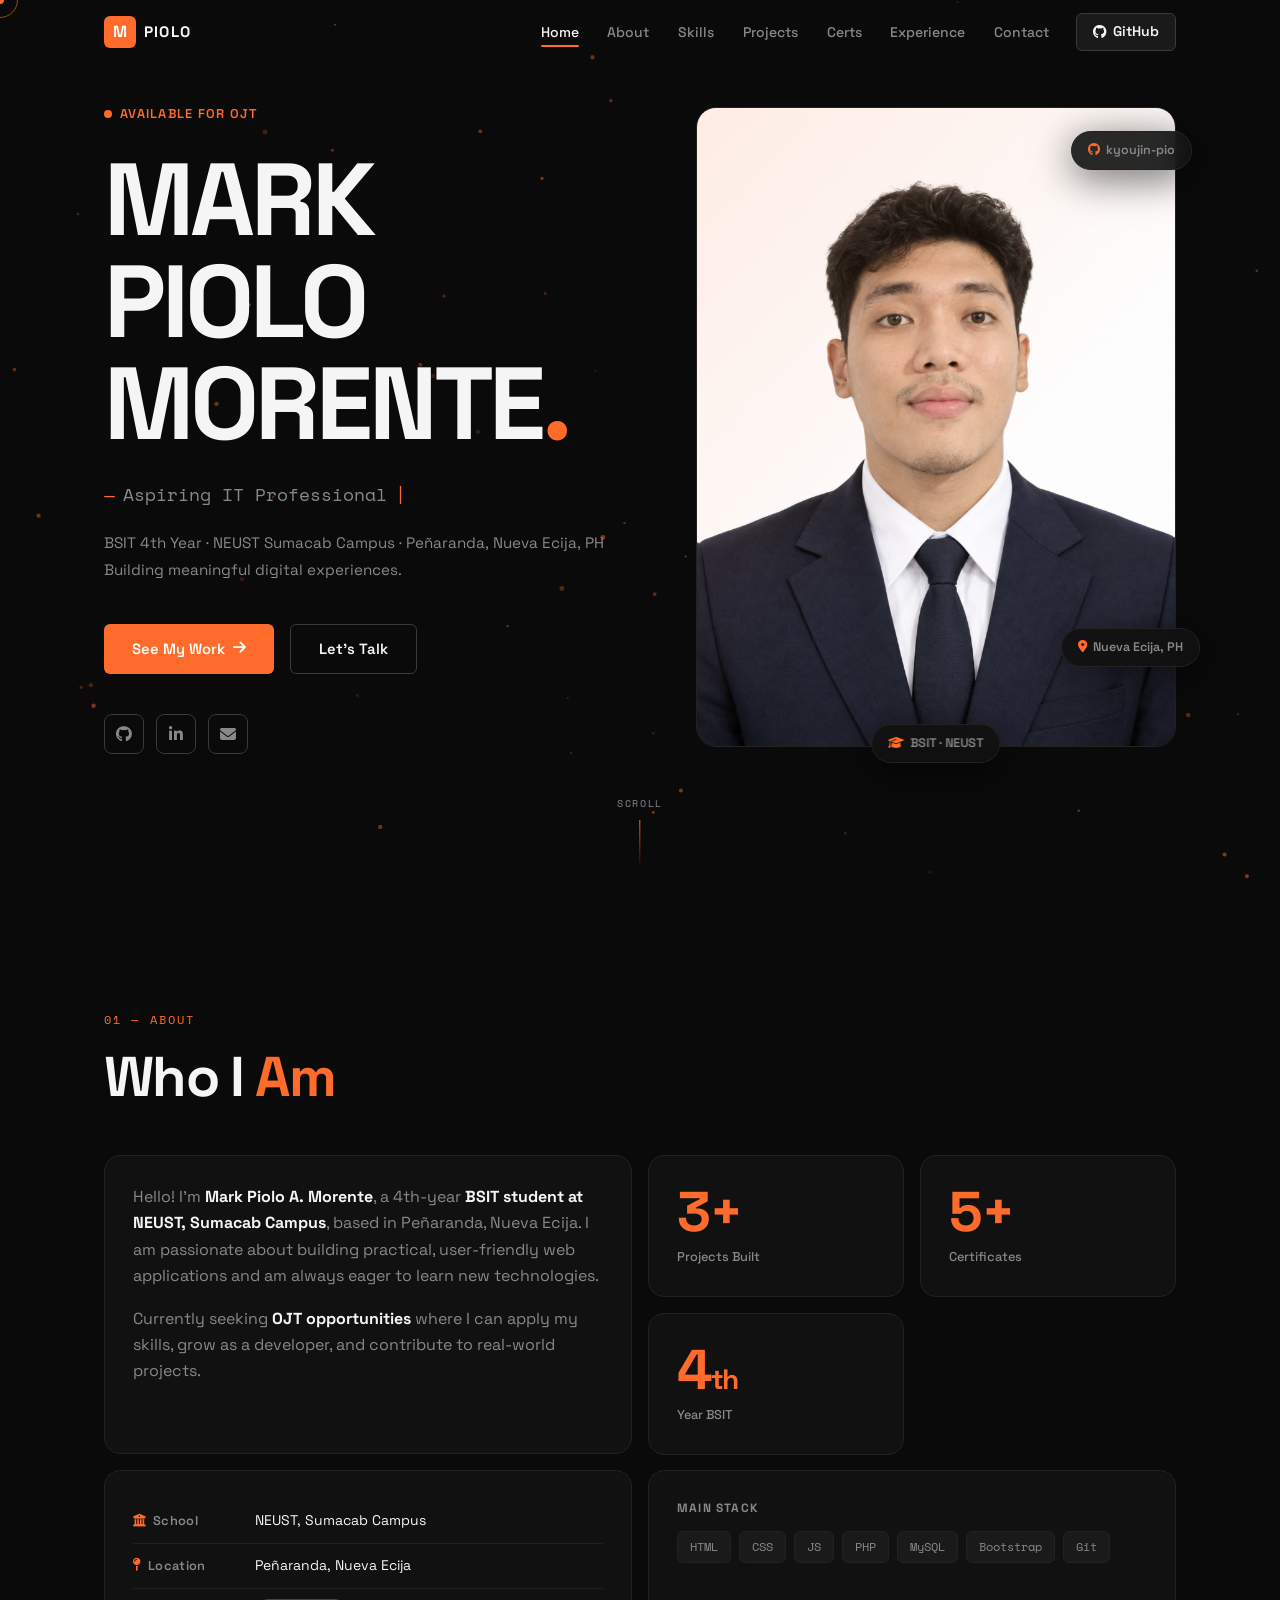
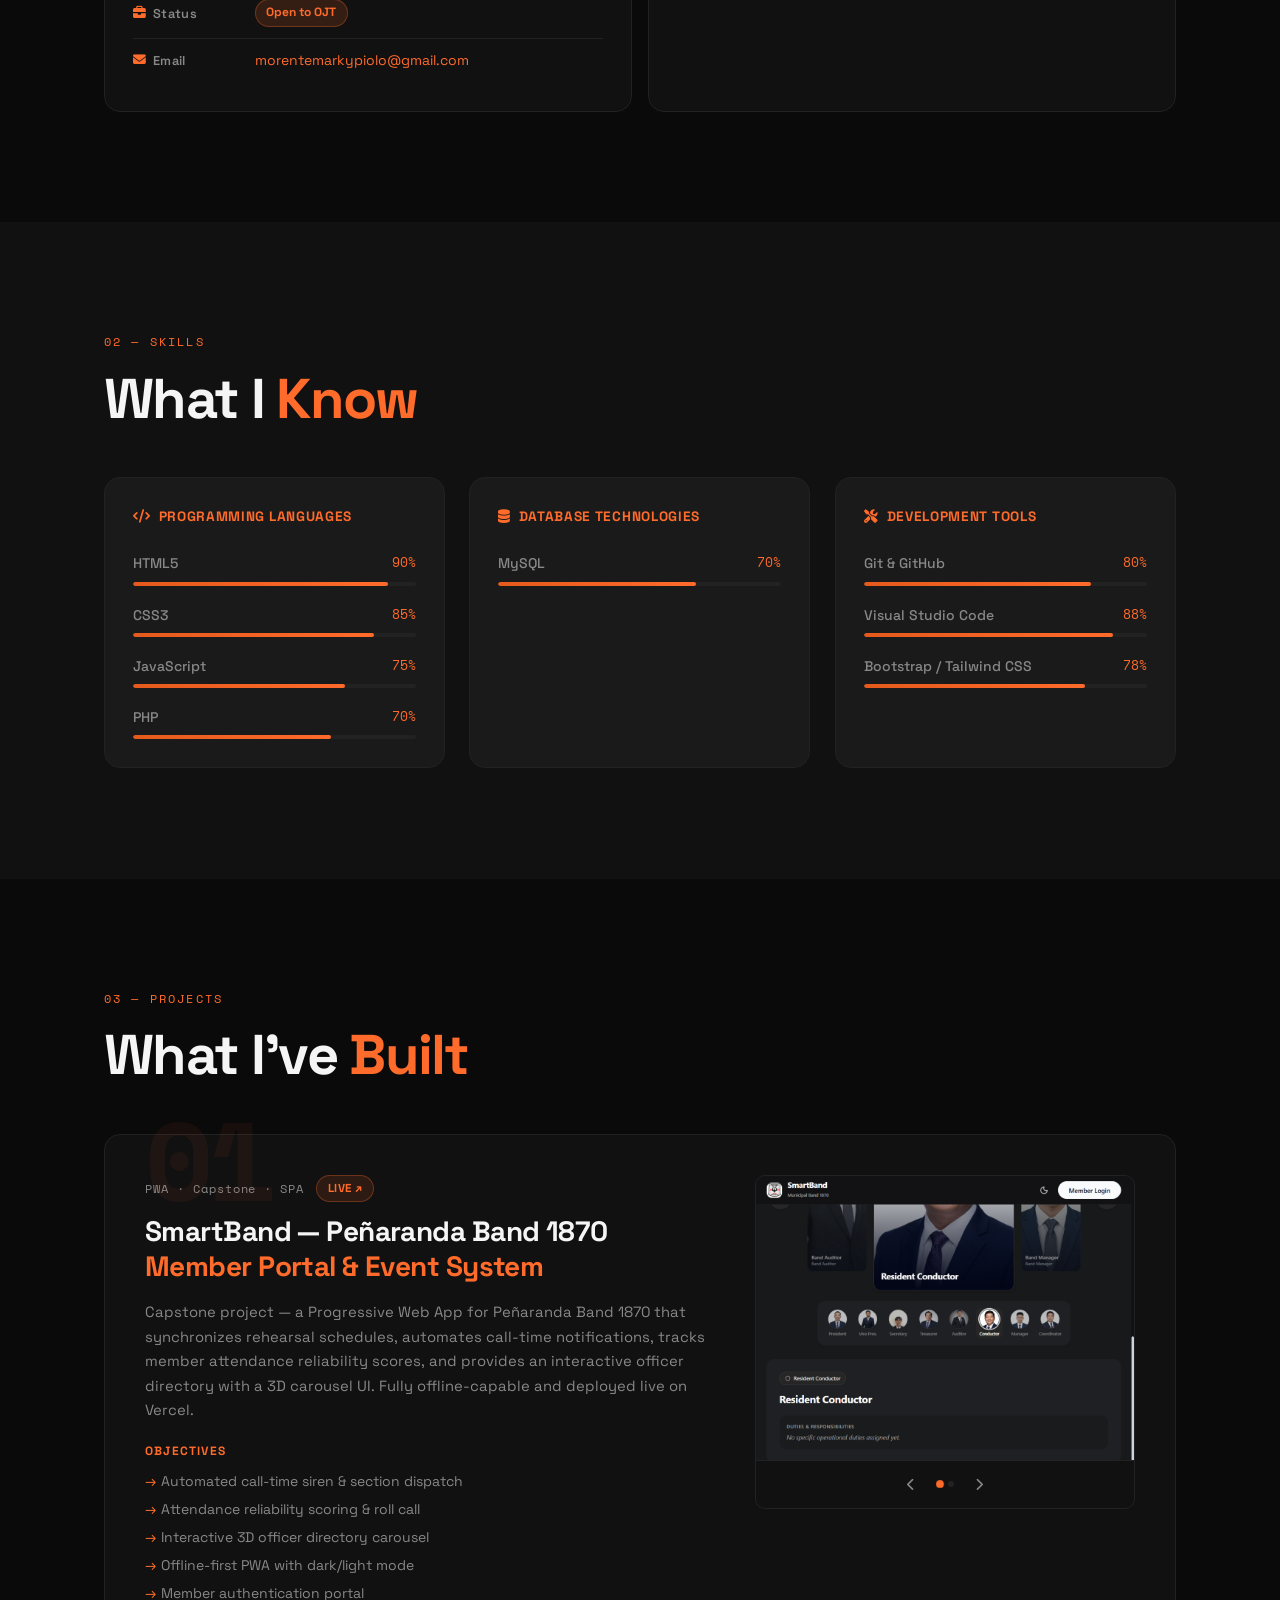
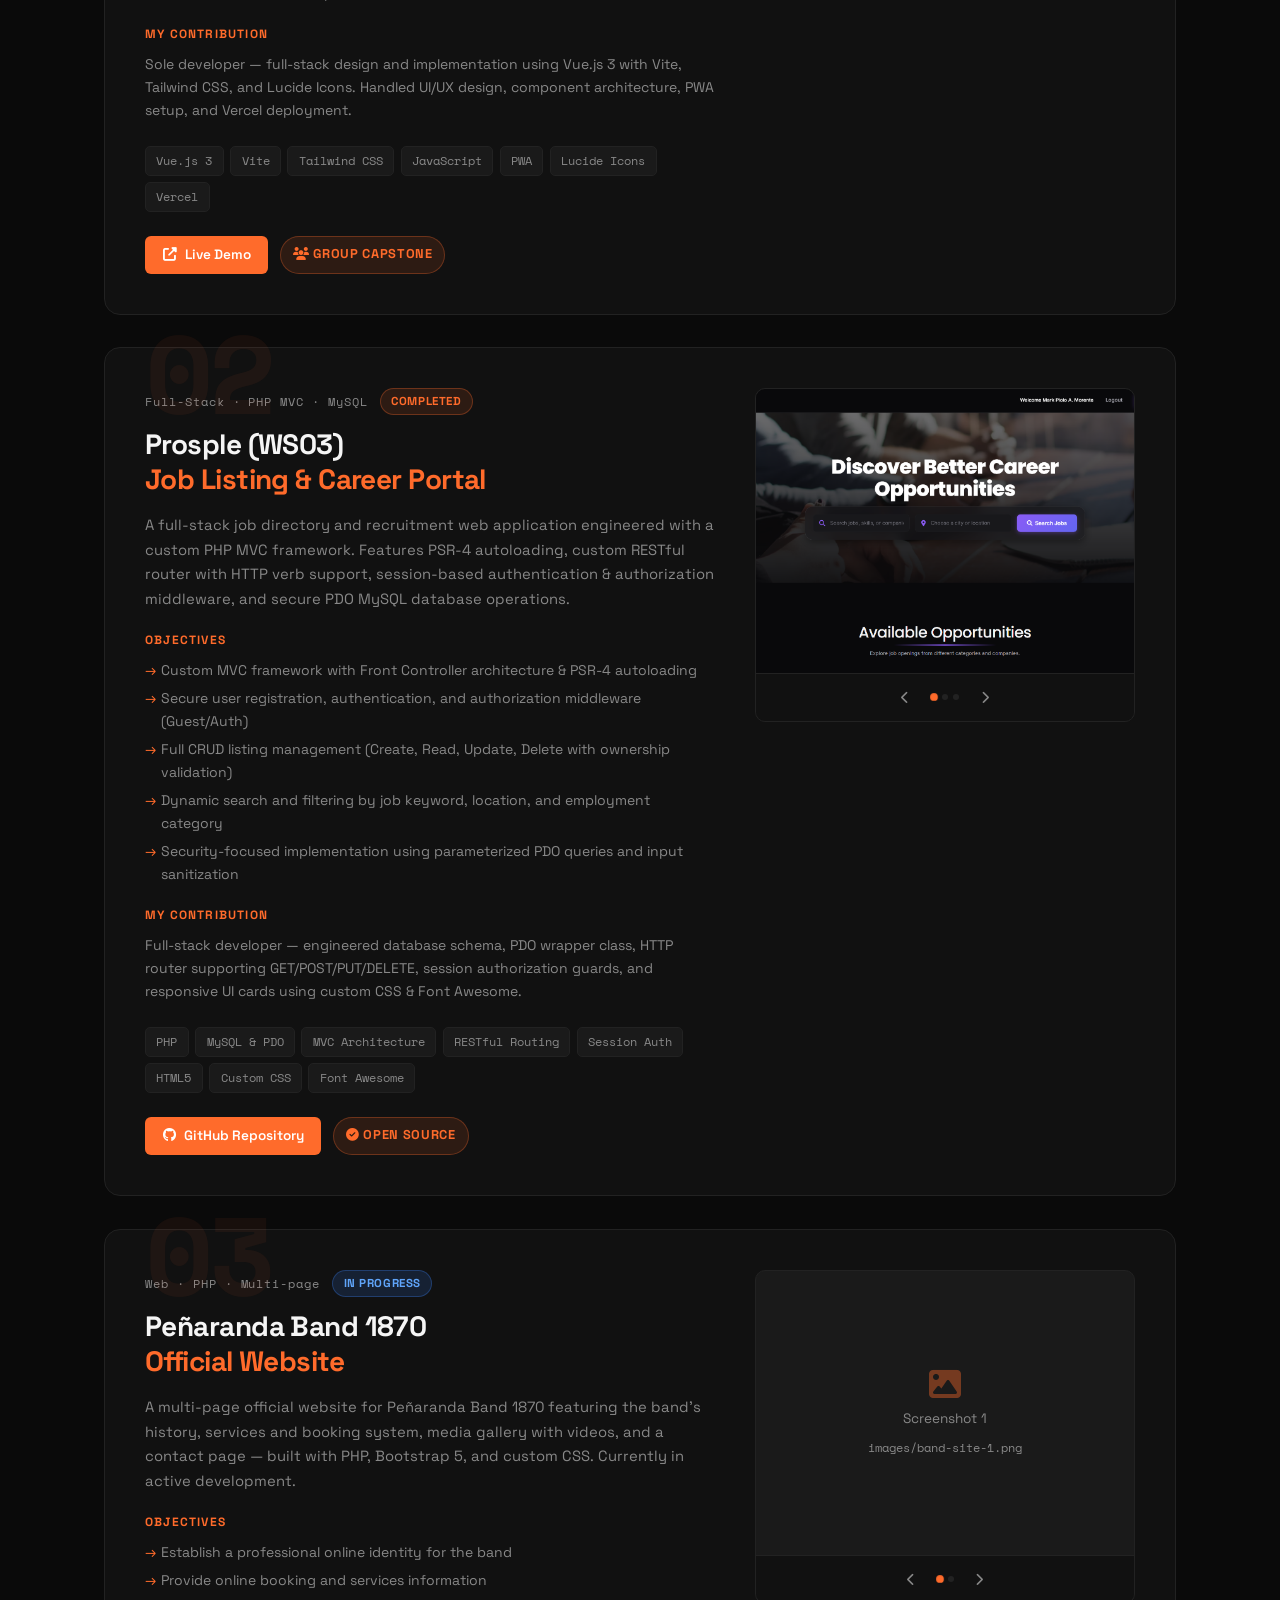
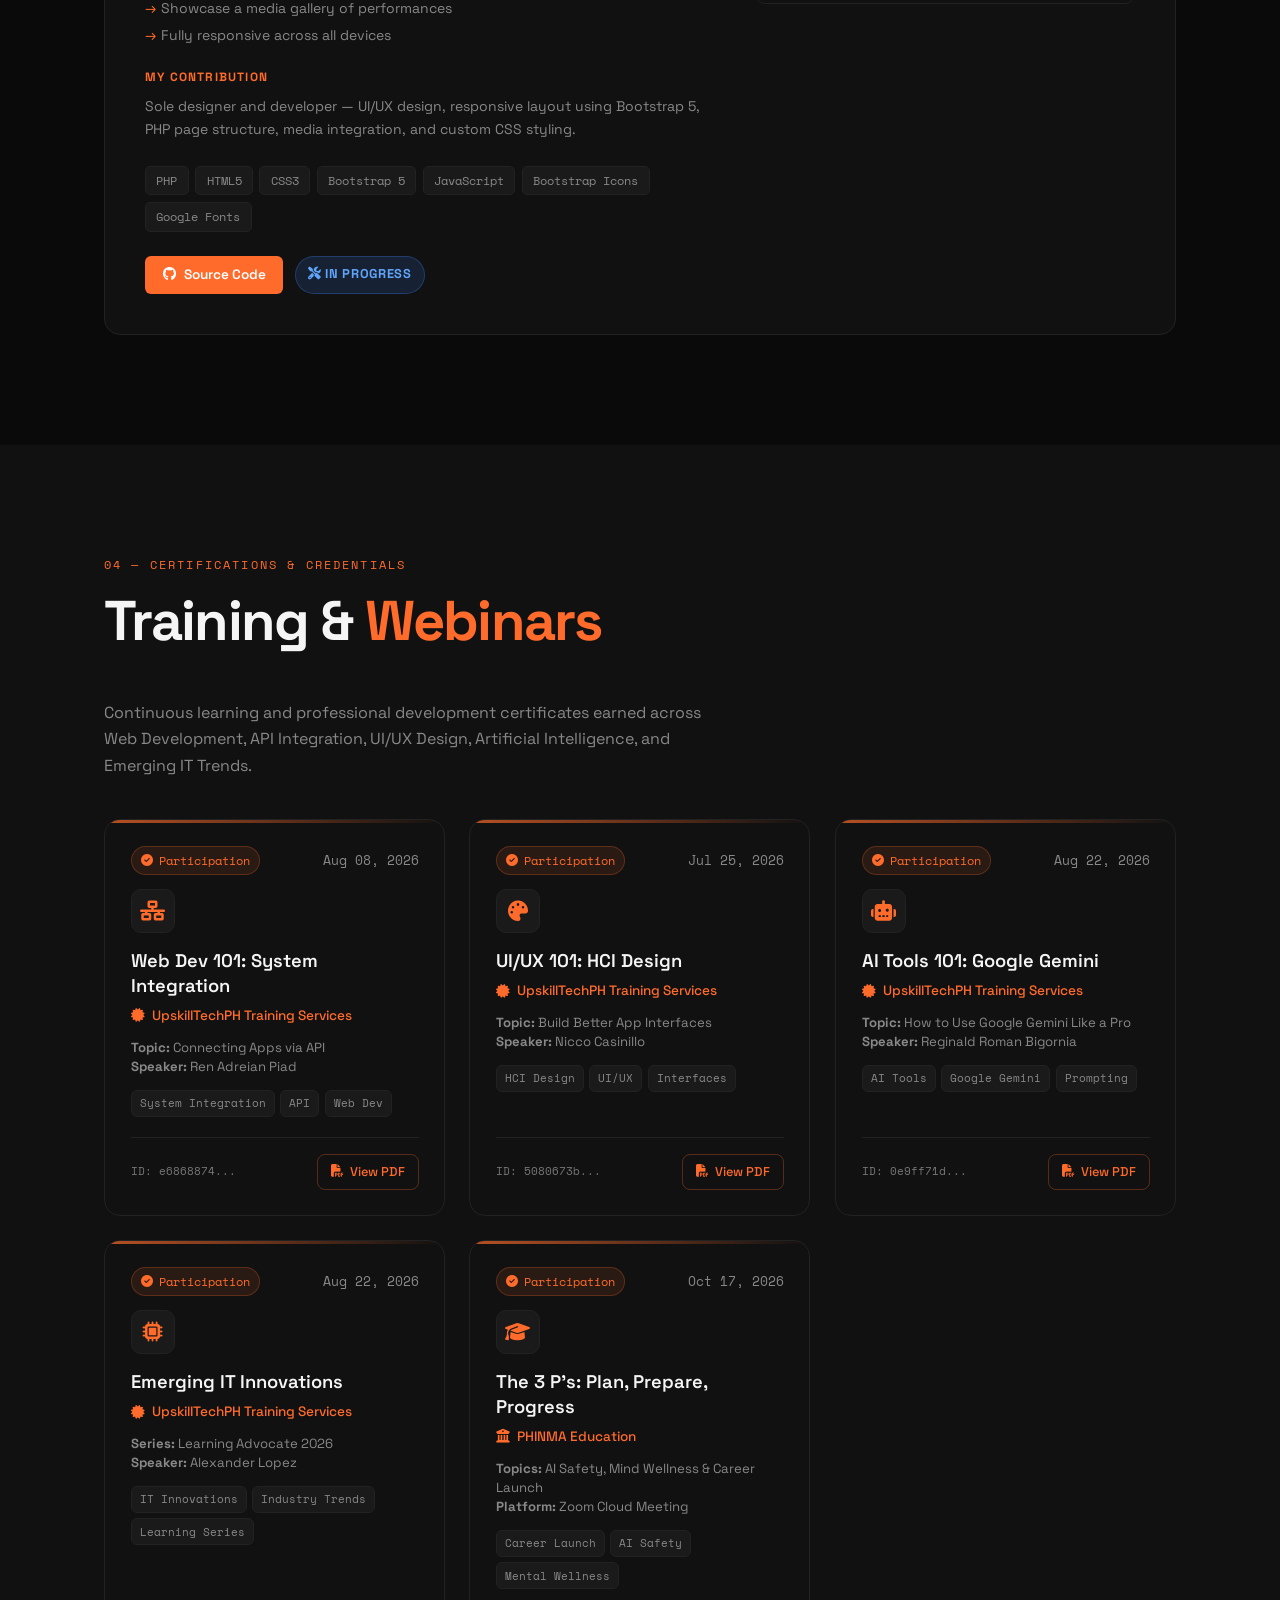
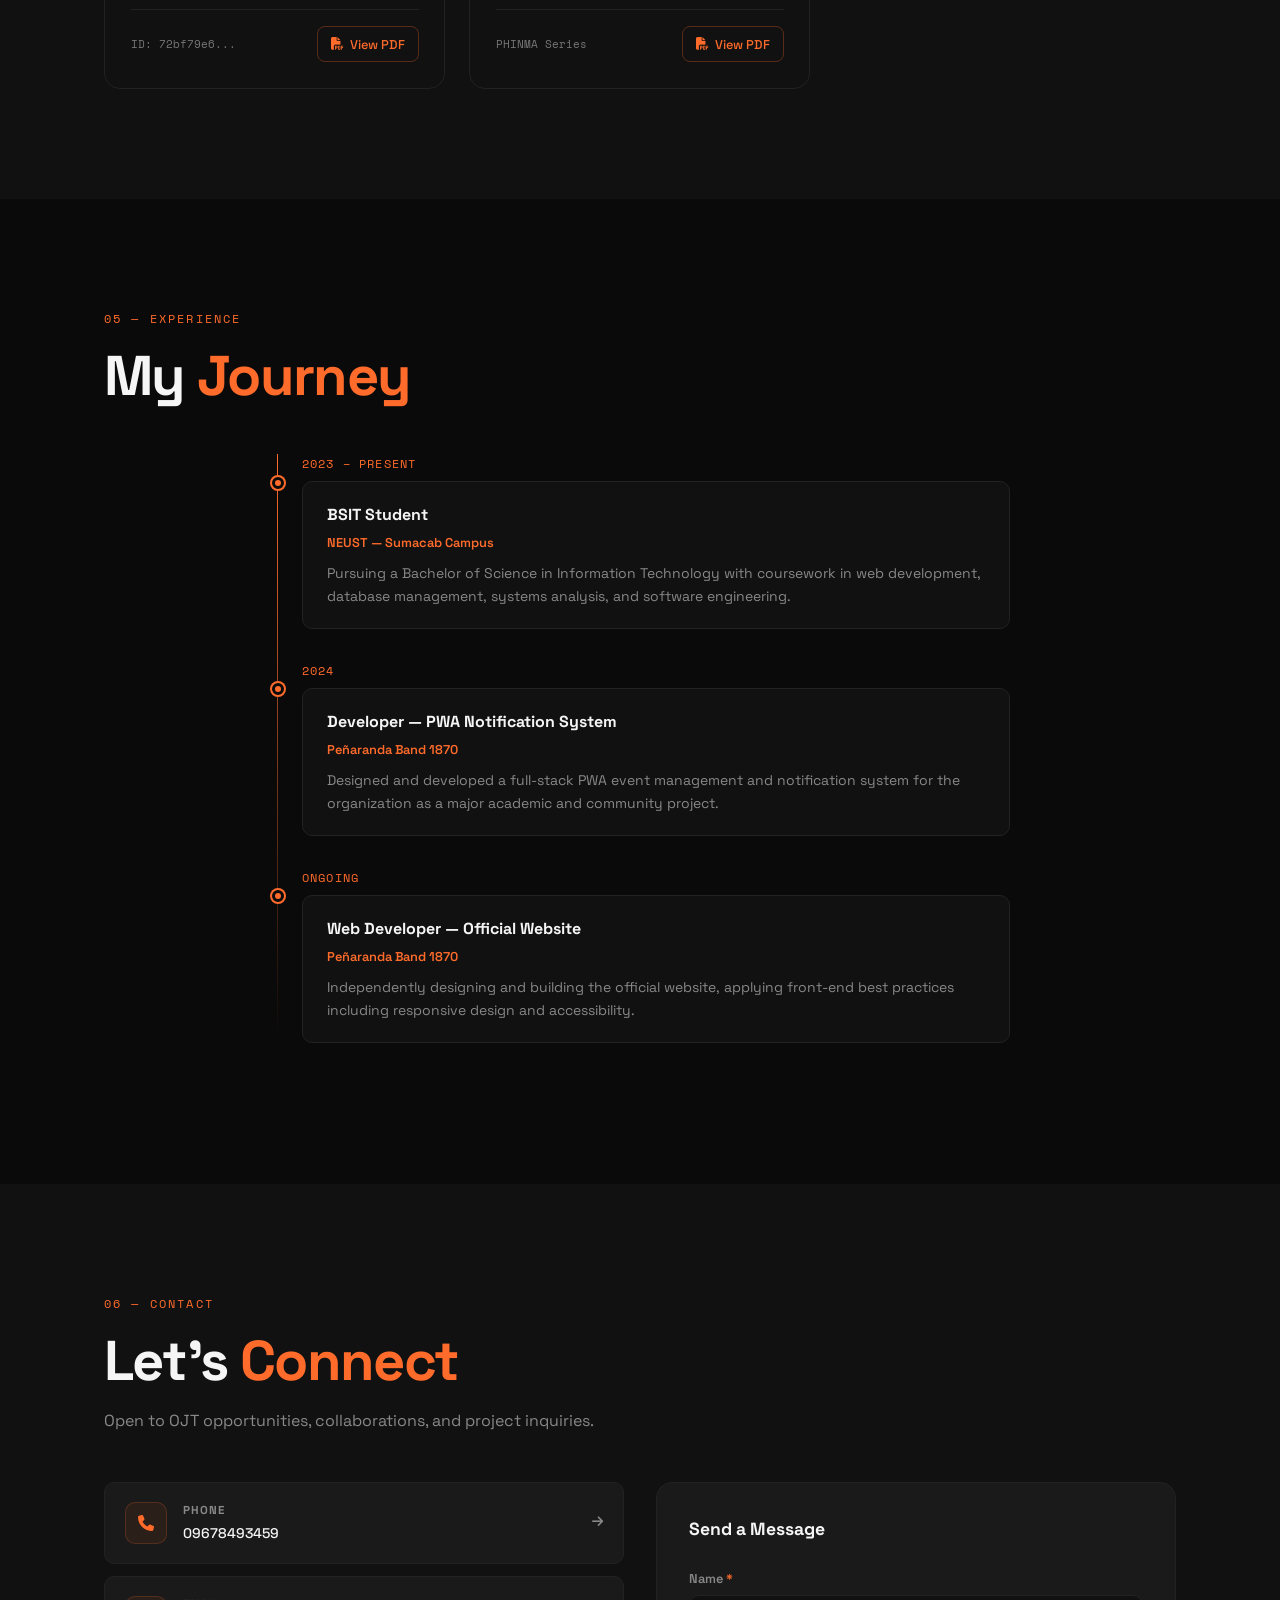
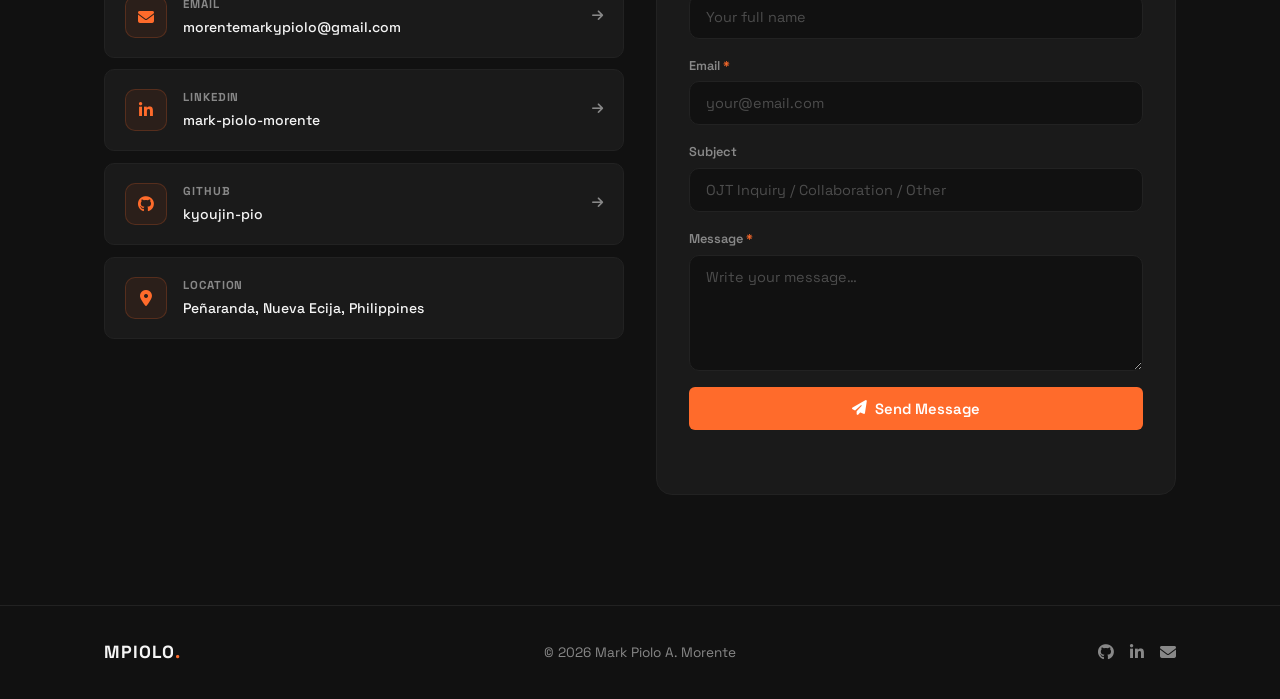
<file: index.html>
<!DOCTYPE html>
<html lang="en">
<head>
  <meta charset="UTF-8" />
  <meta name="viewport" content="width=device-width, initial-scale=1.0" />
  <meta name="description" content="Mark Piolo A. Morente — IT Portfolio | Aspiring Web Developer | BSIT 4th Year, NEUST Sumacab Campus" />
  <title>Mark Piolo Morente</title>
  <link rel="stylesheet" href="style.css" />
  <link rel="preconnect" href="https://fonts.googleapis.com" />
  <link rel="preconnect" href="https://fonts.gstatic.com" crossorigin />
  <link href="https://fonts.googleapis.com/css2?family=Space+Grotesk:wght@300;400;500;600;700&family=Space+Mono:wght@400;700&display=swap" rel="stylesheet" />
  <link rel="stylesheet" href="https://cdnjs.cloudflare.com/ajax/libs/font-awesome/6.5.1/css/all.min.css" crossorigin="anonymous" referrerpolicy="no-referrer" />
</head>
<body>

  <!-- Custom Cursor -->
  <div class="cursor-dot"   id="cursorDot"  aria-hidden="true"></div>
  <div class="cursor-ring"  id="cursorRing" aria-hidden="true"></div>

  <!-- Particle Canvas -->
  <canvas id="particleCanvas" aria-hidden="true"></canvas>

  <!-- ===================== NAVBAR ===================== -->
  <nav id="navbar" aria-label="Main navigation">
    <div class="nav-inner">
      <a href="#home" class="nav-logo" aria-label="Home">
        <span class="logo-mark">M</span><span class="logo-text">PIOLO</span>
      </a>
      <button class="hamburger" id="hamburger" aria-label="Toggle navigation" aria-expanded="false">
        <span></span><span></span><span></span>
      </button>
      <ul class="nav-links" id="navLinks" role="list">
        <li><a href="#home"           class="nav-link" data-text="Home">Home</a></li>
        <li><a href="#about"          class="nav-link" data-text="About">About</a></li>
        <li><a href="#skills"         class="nav-link" data-text="Skills">Skills</a></li>
        <li><a href="#projects"       class="nav-link" data-text="Projects">Projects</a></li>
        <li><a href="#certifications" class="nav-link" data-text="Certs">Certs</a></li>
        <li><a href="#experience"     class="nav-link" data-text="Experience">Experience</a></li>
        <li><a href="#contact"        class="nav-link" data-text="Contact">Contact</a></li>
        <li>
          <a href="https://github.com/kyoujin-pio" target="_blank" rel="noopener noreferrer" class="nav-cta">
            <i class="fab fa-github"></i><span>GitHub</span>
          </a>
        </li>
      </ul>
    </div>
  </nav>

  <!-- ===================== HERO ===================== -->
  <section id="home" class="section hero-section">
    <div class="container hero-container">

      <!-- Left: Text -->
      <div class="hero-left">
        <div class="hero-tag">
          <span class="tag-dot"></span> Available for OJT
        </div>

        <h1 class="hero-heading">
          <span class="line-wrap"><span class="reveal-line">MARK</span></span>
          <span class="line-wrap"><span class="reveal-line delay-1">PIOLO</span></span>
          <span class="line-wrap"><span class="reveal-line delay-2">MORENTE<span class="dot-accent">.</span></span></span>
        </h1>

        <div class="hero-role">
          <span class="role-label">—</span>
          <span id="typedText"></span><span class="cursor-blink">|</span>
        </div>

        <p class="hero-desc">
          BSIT 4th Year · NEUST Sumacab Campus · Peñaranda, Nueva Ecija, PH<br>
          Building meaningful digital experiences.
        </p>

        <div class="hero-actions">
          <a href="#projects" class="btn btn-primary">
            See My Work <i class="fas fa-arrow-right"></i>
          </a>
          <a href="#contact" class="btn btn-ghost">Let's Talk</a>
        </div>

        <div class="hero-socials">
          <a href="https://github.com/kyoujin-pio" target="_blank" rel="noopener noreferrer" aria-label="GitHub">
            <i class="fab fa-github"></i>
          </a>
          <a href="https://linkedin.com/in/mark-piolo-morente" target="_blank" rel="noopener noreferrer" aria-label="LinkedIn">
            <i class="fab fa-linkedin-in"></i>
          </a>
          <a href="mailto:morentemarkypiolo@gmail.com" aria-label="Email">
            <i class="fas fa-envelope"></i>
          </a>
        </div>
      </div>

      <!-- Right: Photo + floating chips -->
      <div class="hero-right">
        <div class="photo-frame">
          <img src="images/profile.jpg" alt="Mark Piolo A. Morente" class="hero-photo" />
          <div class="photo-border-anim" aria-hidden="true"></div>
        </div>

        <!-- Floating info chips -->
        <div class="chip chip-1" aria-hidden="true">
          <i class="fab fa-github"></i> kyoujin-pio
        </div>
        <div class="chip chip-2" aria-hidden="true">
          <i class="fas fa-location-dot"></i> Nueva Ecija, PH
        </div>
        <div class="chip chip-3" aria-hidden="true">
          <i class="fas fa-graduation-cap"></i> BSIT · NEUST
        </div>
      </div>

    </div>

    <!-- Scroll indicator -->
    <div class="scroll-indicator" aria-hidden="true">
      <span>SCROLL</span>
      <div class="scroll-line"></div>
    </div>
  </section>

  <!-- ===================== ABOUT ===================== -->
  <section id="about" class="section">
    <div class="container">
      <div class="section-label">01 — ABOUT</div>
      <h2 class="section-heading">Who I <span class="accent">Am</span></h2>

      <div class="about-bento">
        <!-- Bio card -->
        <div class="bento-card bento-bio tilt-card">
          <p class="bio-text">
            Hello! I'm <strong>Mark Piolo A. Morente</strong>, a 4th-year
            <strong>BSIT student at NEUST, Sumacab Campus</strong>, based in
            Peñaranda, Nueva Ecija. I am passionate about building practical, user-friendly web
            applications and am always eager to learn new technologies.
          </p>
          <p class="bio-text">
            Currently seeking <strong>OJT opportunities</strong> where I can
            apply my skills, grow as a developer, and contribute to real-world
            projects.
          </p>
        </div>

        <!-- Stat cards -->
        <div class="bento-card bento-stat tilt-card">
          <span class="stat-number">3+</span>
          <span class="stat-label">Projects Built</span>
        </div>
        <div class="bento-card bento-stat tilt-card">
          <span class="stat-number">5+</span>
          <span class="stat-label">Certificates</span>
        </div>
        <div class="bento-card bento-stat tilt-card">
          <span class="stat-number">4<span class="stat-unit">th</span></span>
          <span class="stat-label">Year BSIT</span>
        </div>

        <!-- Info card -->
        <div class="bento-card bento-info tilt-card">
          <div class="info-row">
            <span class="info-key"><i class="fas fa-university"></i> School</span>
            <span class="info-val">NEUST, Sumacab Campus</span>
          </div>
          <div class="info-row">
            <span class="info-key"><i class="fas fa-map-pin"></i> Location</span>
            <span class="info-val">Peñaranda, Nueva Ecija</span>
          </div>
          <div class="info-row">
            <span class="info-key"><i class="fas fa-briefcase"></i> Status</span>
            <span class="info-val"><span class="badge-open">Open to OJT</span></span>
          </div>
          <div class="info-row">
            <span class="info-key"><i class="fas fa-envelope"></i> Email</span>
            <span class="info-val"><a href="mailto:morentemarkypiolo@gmail.com">morentemarkypiolo@gmail.com</a></span>
          </div>
        </div>

        <!-- Stack card -->
        <div class="bento-card bento-stack tilt-card">
          <div class="stack-label">Main Stack</div>
          <div class="stack-tags">
            <span>HTML</span><span>CSS</span><span>JS</span>
            <span>PHP</span><span>MySQL</span><span>Bootstrap</span>
            <span>Git</span>
          </div>
        </div>
      </div>
    </div>
  </section>

  <!-- ===================== SKILLS ===================== -->
  <section id="skills" class="section section-alt">
    <div class="container">
      <div class="section-label">02 — SKILLS</div>
      <h2 class="section-heading">What I <span class="accent">Know</span></h2>

      <div class="skills-wrap">

        <div class="skill-group tilt-card">
          <h3 class="sg-title"><i class="fas fa-code"></i> Programming Languages</h3>
          <div class="skill-list">
            <div class="sk"><div class="sk-top"><span>HTML5</span><span>90%</span></div>
              <div class="sk-bar"><div class="sk-fill" data-w="90"></div></div></div>
            <div class="sk"><div class="sk-top"><span>CSS3</span><span>85%</span></div>
              <div class="sk-bar"><div class="sk-fill" data-w="85"></div></div></div>
            <div class="sk"><div class="sk-top"><span>JavaScript</span><span>75%</span></div>
              <div class="sk-bar"><div class="sk-fill" data-w="75"></div></div></div>
            <div class="sk"><div class="sk-top"><span>PHP</span><span>70%</span></div>
              <div class="sk-bar"><div class="sk-fill" data-w="70"></div></div></div>
          </div>
        </div>

        <div class="skill-group tilt-card">
          <h3 class="sg-title"><i class="fas fa-database"></i> Database Technologies</h3>
          <div class="skill-list">
            <div class="sk"><div class="sk-top"><span>MySQL</span><span>70%</span></div>
              <div class="sk-bar"><div class="sk-fill" data-w="70"></div></div></div>
          </div>
        </div>

        <div class="skill-group tilt-card">
          <h3 class="sg-title"><i class="fas fa-tools"></i> Development Tools</h3>
          <div class="skill-list">
            <div class="sk"><div class="sk-top"><span>Git &amp; GitHub</span><span>80%</span></div>
              <div class="sk-bar"><div class="sk-fill" data-w="80"></div></div></div>
            <div class="sk"><div class="sk-top"><span>Visual Studio Code</span><span>88%</span></div>
              <div class="sk-bar"><div class="sk-fill" data-w="88"></div></div></div>
            <div class="sk"><div class="sk-top"><span>Bootstrap / Tailwind CSS</span><span>78%</span></div>
              <div class="sk-bar"><div class="sk-fill" data-w="78"></div></div></div>
          </div>
        </div>

      </div>
    </div>
  </section>

  <!-- ===================== PROJECTS ===================== -->
  <section id="projects" class="section">
    <div class="container">
      <div class="section-label">03 — PROJECTS</div>
      <h2 class="section-heading">What I've <span class="accent">Built</span></h2>

      <div class="projects-list">

        <!-- PROJECT 1 -->
        <article class="project-item tilt-card" aria-label="Project: Band 1870 PWA">
          <div class="project-num" aria-hidden="true">01</div>
          <div class="project-content">
            <div class="project-meta">
              <span class="project-type">PWA · Capstone · SPA</span>
              <span class="project-status status-ongoing">Live ↗</span>
            </div>
            <h3 class="project-name">
              SmartBand — Peñaranda Band 1870<br>
              <span class="accent">Member Portal &amp; Event System</span>
            </h3>
            <p class="project-desc">
              Capstone project — a Progressive Web App for Peñaranda Band 1870 that
              synchronizes rehearsal schedules, automates call-time notifications,
              tracks member attendance reliability scores, and provides an interactive
              officer directory with a 3D carousel UI. Fully offline-capable and
              deployed live on Vercel.
            </p>

            <div class="project-objectives">
              <h4>Objectives</h4>
              <ul>
                <li>Automated call-time siren &amp; section dispatch</li>
                <li>Attendance reliability scoring &amp; roll call</li>
                <li>Interactive 3D officer directory carousel</li>
                <li>Offline-first PWA with dark/light mode</li>
                <li>Member authentication portal</li>
              </ul>
            </div>

            <div class="project-contribution">
              <h4>My Contribution</h4>
              <p>Sole developer — full-stack design and implementation using
              Vue.js 3 with Vite, Tailwind CSS, and Lucide Icons. Handled UI/UX
              design, component architecture, PWA setup, and Vercel deployment.</p>
            </div>

            <div class="project-tech">
              <span>Vue.js 3</span><span>Vite</span><span>Tailwind CSS</span>
              <span>JavaScript</span><span>PWA</span><span>Lucide Icons</span>
              <span>Vercel</span>
            </div>

            <div class="project-links">
              <a href="https://band1870.vercel.app/" target="_blank" rel="noopener noreferrer" class="btn btn-sm btn-primary">
                <i class="fas fa-external-link-alt"></i> Live Demo
              </a>
              <span class="project-status status-ongoing" style="font-size:0.8rem; padding:0.4rem 0.75rem;">
                <i class="fas fa-users"></i> Group Capstone
              </span>
            </div>
          </div>

          <!-- Screenshot gallery -->
          <div class="project-gallery">
            <div class="gallery-track" id="gallery1">
              <div class="gallery-slide active">
                <img src="images/band-pwa-1.png" alt="SmartBand — Band Officers 3D Carousel" loading="lazy" />
              </div>
              <div class="gallery-slide">
                <div class="ss-placeholder">
                  <i class="fas fa-image"></i>
                  <span>Hero / Homepage</span>
                  <small>images/band-pwa-2.png</small>
                </div>
              </div>
            </div>
            <div class="gallery-nav">
              <button onclick="slideGallery('gallery1','dots1',-1)" aria-label="Previous">
                <i class="fas fa-chevron-left"></i>
              </button>
              <div class="gallery-dots" id="dots1">
                <span class="gd active"></span><span class="gd"></span>
              </div>
              <button onclick="slideGallery('gallery1','dots1',1)" aria-label="Next">
                <i class="fas fa-chevron-right"></i>
              </button>
            </div>
          </div>
        </article>

        <!-- PROJECT 2 -->
        <article class="project-item tilt-card" aria-label="Project: Prosple Job Listing Platform">
          <div class="project-num" aria-hidden="true">02</div>
          <div class="project-content">
            <div class="project-meta">
              <span class="project-type">Full-Stack · PHP MVC · MySQL</span>
              <span class="project-status status-ongoing">Completed</span>
            </div>
            <h3 class="project-name">
              Prosple (WS03)<br>
              <span class="accent">Job Listing &amp; Career Portal</span>
            </h3>
            <p class="project-desc">
              A full-stack job directory and recruitment web application engineered with a
              custom PHP MVC framework. Features PSR-4 autoloading, custom RESTful router with
              HTTP verb support, session-based authentication &amp; authorization middleware,
              and secure PDO MySQL database operations.
            </p>

            <div class="project-objectives">
              <h4>Objectives</h4>
              <ul>
                <li>Custom MVC framework with Front Controller architecture &amp; PSR-4 autoloading</li>
                <li>Secure user registration, authentication, and authorization middleware (Guest/Auth)</li>
                <li>Full CRUD listing management (Create, Read, Update, Delete with ownership validation)</li>
                <li>Dynamic search and filtering by job keyword, location, and employment category</li>
                <li>Security-focused implementation using parameterized PDO queries and input sanitization</li>
              </ul>
            </div>

            <div class="project-contribution">
              <h4>My Contribution</h4>
              <p>Full-stack developer — engineered database schema, PDO wrapper class, HTTP router supporting
              GET/POST/PUT/DELETE, session authorization guards, and responsive UI cards using custom CSS &amp; Font Awesome.</p>
            </div>

            <div class="project-tech">
              <span>PHP</span><span>MySQL &amp; PDO</span><span>MVC Architecture</span>
              <span>RESTful Routing</span><span>Session Auth</span><span>HTML5</span>
              <span>Custom CSS</span><span>Font Awesome</span>
            </div>

            <div class="project-links">
              <a href="https://github.com/kyoujin-pio/WS03" target="_blank" rel="noopener noreferrer" class="btn btn-sm btn-primary">
                <i class="fab fa-github"></i> GitHub Repository
              </a>
              <span class="project-status status-ongoing" style="font-size:0.8rem; padding:0.4rem 0.75rem;">
                <i class="fas fa-check-circle"></i> Open Source
              </span>
            </div>
          </div>

          <!-- Screenshot gallery -->
          <div class="project-gallery">
            <div class="gallery-track" id="gallery2">
              <div class="gallery-slide active">
                <img src="images/ws03-1.png" alt="Prosple Job Listing — Homepage &amp; Featured Listings" loading="lazy" />
              </div>
              <div class="gallery-slide">
                <img src="images/ws03-2.png" alt="Prosple Job Listing — Search and Filter Interface" loading="lazy" />
              </div>
              <div class="gallery-slide">
                <img src="images/ws03-3.png" alt="Prosple Job Listing — Job Creation and Management" loading="lazy" />
              </div>
            </div>
            <div class="gallery-nav">
              <button onclick="slideGallery('gallery2','dots2',-1)" aria-label="Previous">
                <i class="fas fa-chevron-left"></i>
              </button>
              <div class="gallery-dots" id="dots2">
                <span class="gd active"></span><span class="gd"></span><span class="gd"></span>
              </div>
              <button onclick="slideGallery('gallery2','dots2',1)" aria-label="Next">
                <i class="fas fa-chevron-right"></i>
              </button>
            </div>
          </div>
        </article>

        <!-- PROJECT 3 -->
        <article class="project-item tilt-card" aria-label="Project: Band 1870 Website">
          <div class="project-num" aria-hidden="true">03</div>
          <div class="project-content">
            <div class="project-meta">
              <span class="project-type">Web · PHP · Multi-page</span>
              <span class="project-status status-dev">In Progress</span>
            </div>
            <h3 class="project-name">
              Peñaranda Band 1870<br>
              <span class="accent">Official Website</span>
            </h3>
            <p class="project-desc">
              A multi-page official website for Peñaranda Band 1870 featuring the
              band's history, services and booking system, media gallery with videos,
              and a contact page — built with PHP, Bootstrap 5, and custom CSS.
              Currently in active development.
            </p>

            <div class="project-objectives">
              <h4>Objectives</h4>
              <ul>
                <li>Establish a professional online identity for the band</li>
                <li>Provide online booking and services information</li>
                <li>Showcase a media gallery of performances</li>
                <li>Fully responsive across all devices</li>
              </ul>
            </div>

            <div class="project-contribution">
              <h4>My Contribution</h4>
              <p>Sole designer and developer — UI/UX design, responsive layout using
              Bootstrap 5, PHP page structure, media integration, and custom CSS styling.</p>
            </div>

            <div class="project-tech">
              <span>PHP</span><span>HTML5</span><span>CSS3</span>
              <span>Bootstrap 5</span><span>JavaScript</span><span>Bootstrap Icons</span>
              <span>Google Fonts</span>
            </div>

            <div class="project-links">
              <a href="https://github.com/kyoujin-pio" target="_blank" rel="noopener noreferrer" class="btn btn-sm btn-primary">
                <i class="fab fa-github"></i> Source Code
              </a>
              <span class="project-status status-dev" style="font-size:0.8rem; padding:0.4rem 0.75rem;">
                <i class="fas fa-tools"></i> In Progress
              </span>
            </div>
          </div>

          <!-- Screenshot gallery -->
          <div class="project-gallery">
            <div class="gallery-track" id="gallery3">
              <div class="gallery-slide active">
                <div class="ss-placeholder">
                  <i class="fas fa-image"></i>
                  <span>Screenshot 1</span>
                  <small>images/band-site-1.png</small>
                </div>
              </div>
              <div class="gallery-slide">
                <div class="ss-placeholder">
                  <i class="fas fa-image"></i>
                  <span>Screenshot 2</span>
                  <small>images/band-site-2.png</small>
                </div>
              </div>
            </div>
            <div class="gallery-nav">
              <button onclick="slideGallery('gallery3','dots3',-1)" aria-label="Previous">
                <i class="fas fa-chevron-left"></i>
              </button>
              <div class="gallery-dots" id="dots3">
                <span class="gd active"></span><span class="gd"></span>
              </div>
              <button onclick="slideGallery('gallery3','dots3',1)" aria-label="Next">
                <i class="fas fa-chevron-right"></i>
              </button>
            </div>
          </div>
        </article>

      </div>
    </div>
  </section>

  <!-- ===================== CERTIFICATIONS ===================== -->
  <section id="certifications" class="section section-alt">
    <div class="container">
      <div class="section-label">04 — CERTIFICATIONS &amp; CREDENTIALS</div>
      <h2 class="section-heading">Training &amp; <span class="accent">Webinars</span></h2>
      <p class="section-sub" style="color:var(--white-muted); margin-bottom:2.5rem; max-width:620px;">
        Continuous learning and professional development certificates earned across Web Development, API Integration, UI/UX Design, Artificial Intelligence, and Emerging IT Trends.
      </p>

      <div class="certs-grid">

        <!-- CERT 1 -->
        <article class="cert-card tilt-card" aria-label="Web Dev 101: System Integration">
          <div>
            <div class="cert-top">
              <span class="cert-badge"><i class="fas fa-check-circle"></i> Participation</span>
              <span class="cert-date">Aug 08, 2026</span>
            </div>
            <div class="cert-icon"><i class="fas fa-network-wired"></i></div>
            <h3 class="cert-title">Web Dev 101: System Integration</h3>
            <div class="cert-issuer"><i class="fas fa-certificate"></i> UpskillTechPH Training Services</div>
            <p class="cert-speaker">
              <strong>Topic:</strong> Connecting Apps via API<br>
              <strong>Speaker:</strong> Ren Adreian Piad
            </p>
            <div class="cert-tags">
              <span>System Integration</span><span>API</span><span>Web Dev</span>
            </div>
          </div>
          <div class="cert-footer">
            <span class="cert-id" title="Credential ID: e68688740c033058a33743a58b88f1fb">ID: e6868874...</span>
            <a href="certificates/cert-web-dev-101.pdf" target="_blank" rel="noopener noreferrer" class="cert-btn">
              <i class="fas fa-file-pdf"></i> View PDF
            </a>
          </div>
        </article>

        <!-- CERT 2 -->
        <article class="cert-card tilt-card" aria-label="UI/UX 101: HCI Design">
          <div>
            <div class="cert-top">
              <span class="cert-badge"><i class="fas fa-check-circle"></i> Participation</span>
              <span class="cert-date">Jul 25, 2026</span>
            </div>
            <div class="cert-icon"><i class="fas fa-palette"></i></div>
            <h3 class="cert-title">UI/UX 101: HCI Design</h3>
            <div class="cert-issuer"><i class="fas fa-certificate"></i> UpskillTechPH Training Services</div>
            <p class="cert-speaker">
              <strong>Topic:</strong> Build Better App Interfaces<br>
              <strong>Speaker:</strong> Nicco Casinillo
            </p>
            <div class="cert-tags">
              <span>HCI Design</span><span>UI/UX</span><span>Interfaces</span>
            </div>
          </div>
          <div class="cert-footer">
            <span class="cert-id" title="Credential ID: 5080673bb5ac9c66f56b3e23a5f03933">ID: 5080673b...</span>
            <a href="certificates/cert-ui-ux-101.pdf" target="_blank" rel="noopener noreferrer" class="cert-btn">
              <i class="fas fa-file-pdf"></i> View PDF
            </a>
          </div>
        </article>

        <!-- CERT 3 -->
        <article class="cert-card tilt-card" aria-label="AI Tools 101: Google Gemini">
          <div>
            <div class="cert-top">
              <span class="cert-badge"><i class="fas fa-check-circle"></i> Participation</span>
              <span class="cert-date">Aug 22, 2026</span>
            </div>
            <div class="cert-icon"><i class="fas fa-robot"></i></div>
            <h3 class="cert-title">AI Tools 101: Google Gemini</h3>
            <div class="cert-issuer"><i class="fas fa-certificate"></i> UpskillTechPH Training Services</div>
            <p class="cert-speaker">
              <strong>Topic:</strong> How to Use Google Gemini Like a Pro<br>
              <strong>Speaker:</strong> Reginald Roman Bigornia
            </p>
            <div class="cert-tags">
              <span>AI Tools</span><span>Google Gemini</span><span>Prompting</span>
            </div>
          </div>
          <div class="cert-footer">
            <span class="cert-id" title="Credential ID: 0e9ff71d5516d2e4dd69a4bb979a13fe">ID: 0e9ff71d...</span>
            <a href="certificates/cert-ai-tools-101.pdf" target="_blank" rel="noopener noreferrer" class="cert-btn">
              <i class="fas fa-file-pdf"></i> View PDF
            </a>
          </div>
        </article>

        <!-- CERT 4 -->
        <article class="cert-card tilt-card" aria-label="Emerging IT Innovations">
          <div>
            <div class="cert-top">
              <span class="cert-badge"><i class="fas fa-check-circle"></i> Participation</span>
              <span class="cert-date">Aug 22, 2026</span>
            </div>
            <div class="cert-icon"><i class="fas fa-microchip"></i></div>
            <h3 class="cert-title">Emerging IT Innovations</h3>
            <div class="cert-issuer"><i class="fas fa-certificate"></i> UpskillTechPH Training Services</div>
            <p class="cert-speaker">
              <strong>Series:</strong> Learning Advocate 2026<br>
              <strong>Speaker:</strong> Alexander Lopez
            </p>
            <div class="cert-tags">
              <span>IT Innovations</span><span>Industry Trends</span><span>Learning Series</span>
            </div>
          </div>
          <div class="cert-footer">
            <span class="cert-id" title="Credential ID: 72bf79e6d00bd0dcf47f4c235da8f618">ID: 72bf79e6...</span>
            <a href="certificates/cert-emerging-it-innovations.pdf" target="_blank" rel="noopener noreferrer" class="cert-btn">
              <i class="fas fa-file-pdf"></i> View PDF
            </a>
          </div>
        </article>

        <!-- CERT 5 -->
        <article class="cert-card tilt-card" aria-label="The 3 P's: Plan, Prepare, Progress">
          <div>
            <div class="cert-top">
              <span class="cert-badge"><i class="fas fa-check-circle"></i> Participation</span>
              <span class="cert-date">Oct 17, 2026</span>
            </div>
            <div class="cert-icon"><i class="fas fa-graduation-cap"></i></div>
            <h3 class="cert-title">The 3 P's: Plan, Prepare, Progress</h3>
            <div class="cert-issuer"><i class="fas fa-university"></i> PHINMA Education</div>
            <p class="cert-speaker">
              <strong>Topics:</strong> AI Safety, Mind Wellness &amp; Career Launch<br>
              <strong>Platform:</strong> Zoom Cloud Meeting
            </p>
            <div class="cert-tags">
              <span>Career Launch</span><span>AI Safety</span><span>Mental Wellness</span>
            </div>
          </div>
          <div class="cert-footer">
            <span class="cert-id">PHINMA Series</span>
            <a href="certificates/cert-phinma-webinar-2026.pdf" target="_blank" rel="noopener noreferrer" class="cert-btn">
              <i class="fas fa-file-pdf"></i> View PDF
            </a>
          </div>
        </article>

      </div>
    </div>
  </section>

  <!-- ===================== EXPERIENCE ===================== -->
  <section id="experience" class="section">
    <div class="container">
      <div class="section-label">05 — EXPERIENCE</div>
      <h2 class="section-heading">My <span class="accent">Journey</span></h2>

      <div class="timeline">
        <div class="tl-item reveal-item">
          <div class="tl-year">2023 – Present</div>
          <div class="tl-card tilt-card">
            <h3>BSIT Student</h3>
            <span class="tl-org">NEUST — Sumacab Campus</span>
            <p>Pursuing a Bachelor of Science in Information Technology with coursework in
            web development, database management, systems analysis, and software engineering.</p>
          </div>
        </div>
        <div class="tl-item reveal-item">
          <div class="tl-year">2024</div>
          <div class="tl-card tilt-card">
            <h3>Developer — PWA Notification System</h3>
            <span class="tl-org">Peñaranda Band 1870</span>
            <p>Designed and developed a full-stack PWA event management and notification
            system for the organization as a major academic and community project.</p>
          </div>
        </div>
        <div class="tl-item reveal-item">
          <div class="tl-year">Ongoing</div>
          <div class="tl-card tilt-card">
            <h3>Web Developer — Official Website</h3>
            <span class="tl-org">Peñaranda Band 1870</span>
            <p>Independently designing and building the official website, applying
            front-end best practices including responsive design and accessibility.</p>
          </div>
        </div>
      </div>
    </div>
  </section>

  <!-- ===================== CONTACT ===================== -->
  <section id="contact" class="section section-alt">
    <div class="container">
      <div class="section-label">06 — CONTACT</div>
      <h2 class="section-heading">Let's <span class="accent">Connect</span></h2>
      <p class="contact-sub">Open to OJT opportunities, collaborations, and project inquiries.</p>

      <div class="contact-wrap">
        <div class="contact-left">
          <a href="tel:09678493459" class="contact-link tilt-card">
            <div class="cl-icon"><i class="fas fa-phone"></i></div>
            <div class="cl-text">
              <span class="cl-label">Phone</span>
              <span class="cl-val">09678493459</span>
            </div>
            <i class="fas fa-arrow-right cl-arrow"></i>
          </a>
          <a href="mailto:morentemarkypiolo@gmail.com" class="contact-link tilt-card">
            <div class="cl-icon"><i class="fas fa-envelope"></i></div>
            <div class="cl-text">
              <span class="cl-label">Email</span>
              <span class="cl-val">morentemarkypiolo@gmail.com</span>
            </div>
            <i class="fas fa-arrow-right cl-arrow"></i>
          </a>
          <a href="https://linkedin.com/in/mark-piolo-morente" target="_blank" rel="noopener noreferrer" class="contact-link tilt-card">
            <div class="cl-icon"><i class="fab fa-linkedin-in"></i></div>
            <div class="cl-text">
              <span class="cl-label">LinkedIn</span>
              <span class="cl-val">mark-piolo-morente</span>
            </div>
            <i class="fas fa-arrow-right cl-arrow"></i>
          </a>
          <a href="https://github.com/kyoujin-pio" target="_blank" rel="noopener noreferrer" class="contact-link tilt-card">
            <div class="cl-icon"><i class="fab fa-github"></i></div>
            <div class="cl-text">
              <span class="cl-label">GitHub</span>
              <span class="cl-val">kyoujin-pio</span>
            </div>
            <i class="fas fa-arrow-right cl-arrow"></i>
          </a>
          <div class="contact-link tilt-card no-hover">
            <div class="cl-icon"><i class="fas fa-map-marker-alt"></i></div>
            <div class="cl-text">
              <span class="cl-label">Location</span>
              <span class="cl-val">Peñaranda, Nueva Ecija, Philippines</span>
            </div>
          </div>
        </div>

        <form class="contact-form tilt-card" id="contactForm" novalidate>
          <h3>Send a Message</h3>
          <div class="fg">
            <label for="name">Name <span>*</span></label>
            <input type="text" id="name" name="name" placeholder="Your full name" required autocomplete="name" />
          </div>
          <div class="fg">
            <label for="email">Email <span>*</span></label>
            <input type="email" id="email" name="email" placeholder="your@email.com" required autocomplete="email" />
          </div>
          <div class="fg">
            <label for="subject">Subject</label>
            <input type="text" id="subject" name="subject" placeholder="OJT Inquiry / Collaboration / Other" />
          </div>
          <div class="fg">
            <label for="message">Message <span>*</span></label>
            <textarea id="message" name="message" rows="5" placeholder="Write your message…" required></textarea>
          </div>
          <button type="submit" class="btn btn-primary btn-full">
            <i class="fas fa-paper-plane"></i> Send Message
          </button>
          <p class="form-note" id="formNote" role="status" aria-live="polite"></p>
        </form>
      </div>
    </div>
  </section>

  <!-- ===================== FOOTER ===================== -->
  <footer class="site-footer">
    <div class="container footer-inner">
      <span class="footer-logo">MPIOLO<span class="accent">.</span></span>
      <p class="footer-copy">© <span id="year"></span> Mark Piolo A. Morente</p>
      <div class="footer-socials">
        <a href="https://github.com/kyoujin-pio" target="_blank" rel="noopener noreferrer" aria-label="GitHub"><i class="fab fa-github"></i></a>
        <a href="https://linkedin.com/in/mark-piolo-morente" target="_blank" rel="noopener noreferrer" aria-label="LinkedIn"><i class="fab fa-linkedin-in"></i></a>
        <a href="mailto:morentemarkypiolo@gmail.com" aria-label="Email"><i class="fas fa-envelope"></i></a>
      </div>
    </div>
  </footer>

  <button class="back-top" id="backToTop" aria-label="Back to top">
    <i class="fas fa-arrow-up"></i>
  </button>

  <script src="script.js"></script>
</body>
</html>
</file>
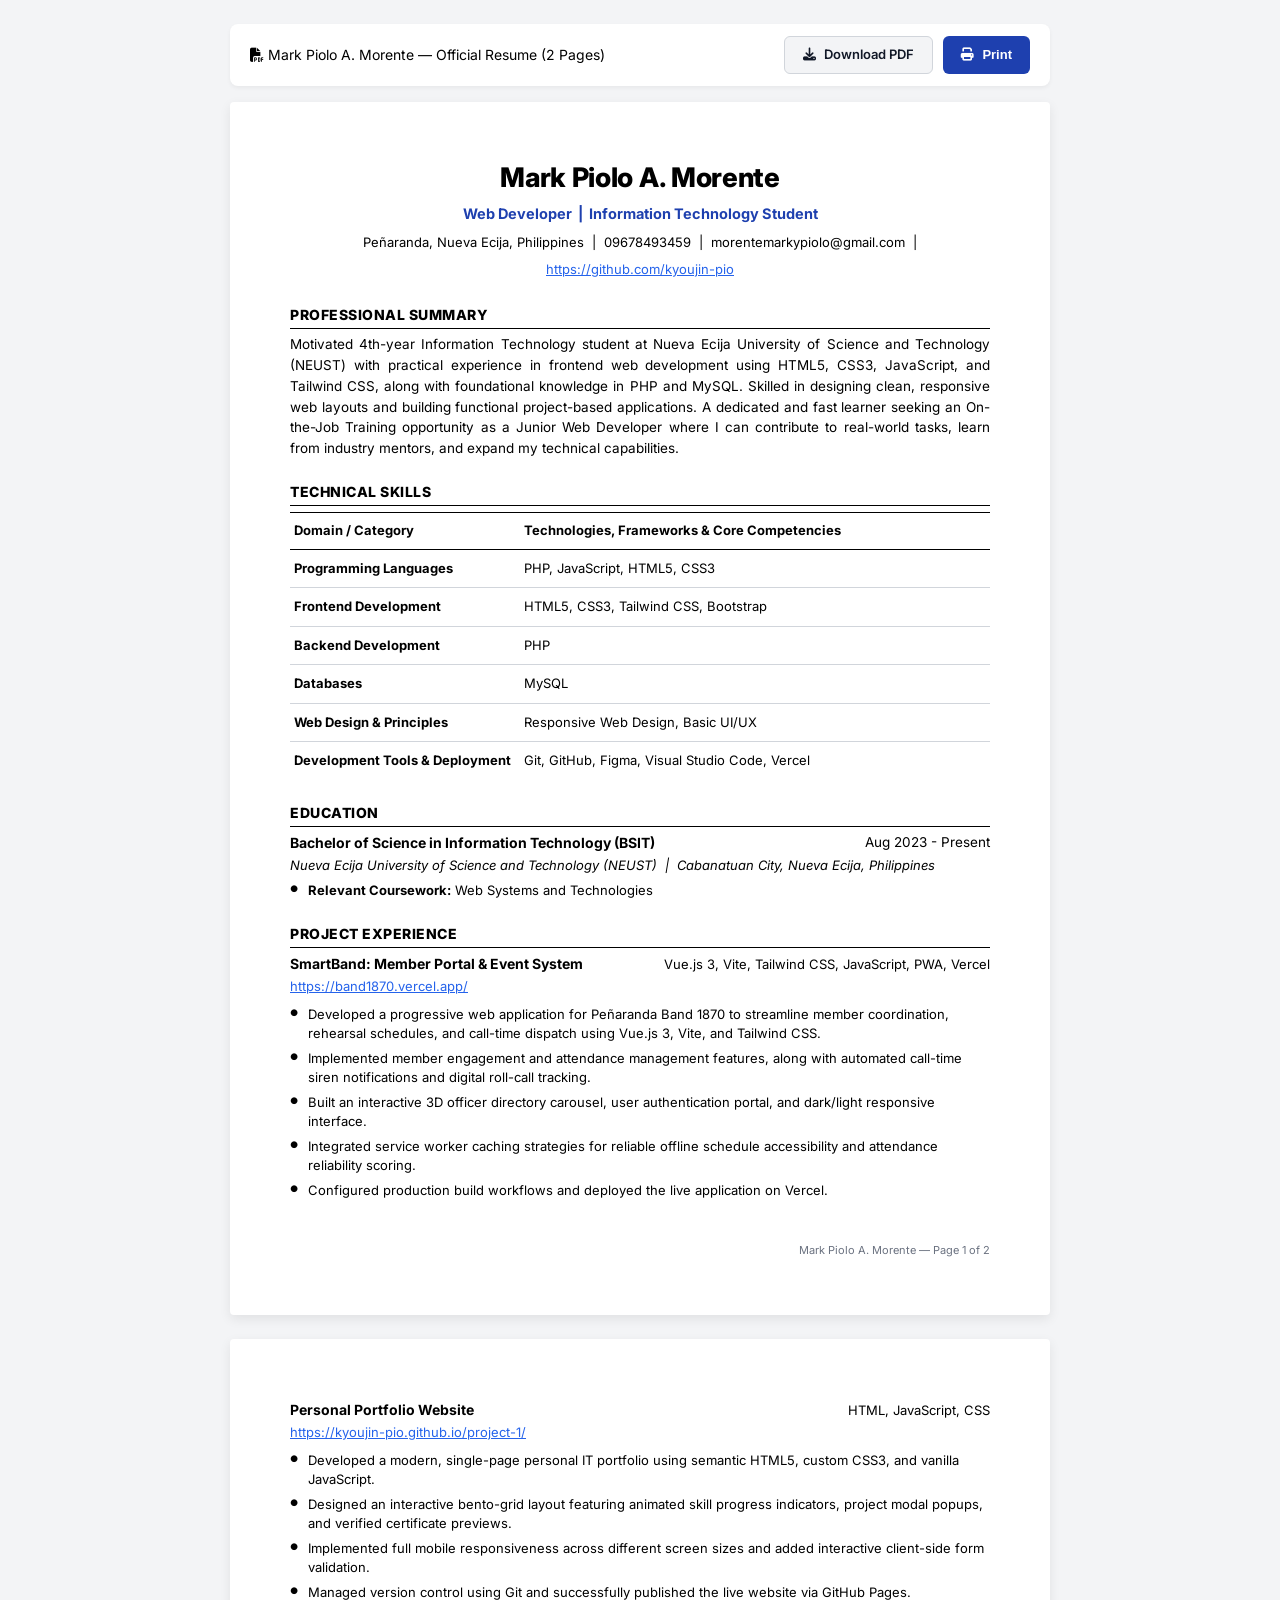
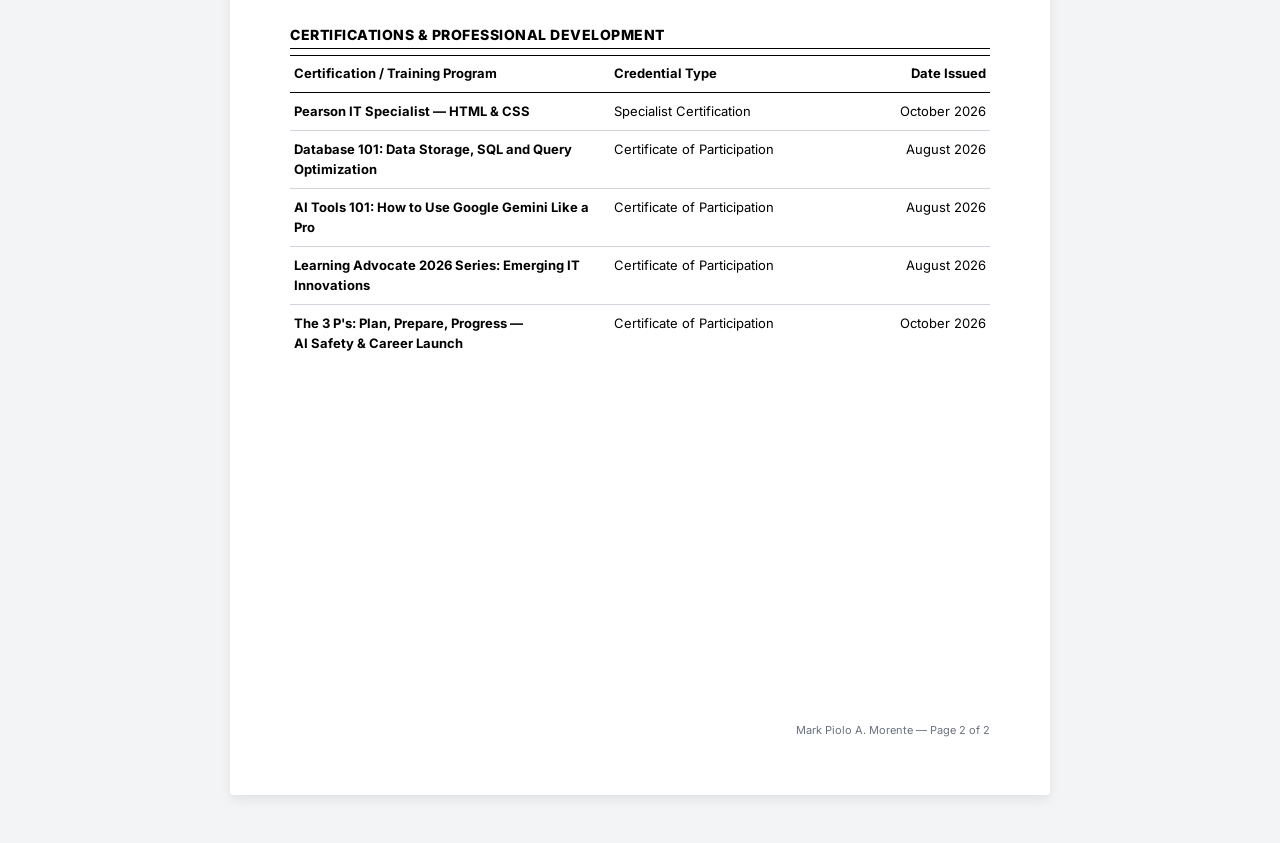
<file: resume/index.html>
<!DOCTYPE html>
<html lang="en">
<head>
  <meta charset="UTF-8">
  <meta name="viewport" content="width=device-width, initial-scale=1.0">
  <title>Mark Piolo A. Morente — Resume</title>
  <link rel="preconnect" href="https://fonts.googleapis.com">
  <link rel="preconnect" href="https://fonts.gstatic.com" crossorigin>
  <link href="https://fonts.googleapis.com/css2?family=Inter:wght@300;400;500;600;700;800&display=swap" rel="stylesheet">
  <link rel="stylesheet" href="https://cdnjs.cloudflare.com/ajax/libs/font-awesome/6.5.1/css/all.min.css">
  <style>
    :root {
      --primary: #000000;
      --accent: #1e40af;
      --link: #2563eb;
      --text: #000000;
      --border: #000000;
      --line: #d1d5db;
    }

    * {
      box-sizing: border-box;
      margin: 0;
      padding: 0;
    }

    body {
      font-family: 'Inter', -apple-system, BlinkMacSystemFont, "Segoe UI", Roboto, Arial, sans-serif;
      color: var(--text);
      background: #f3f4f6;
      line-height: 1.5;
      font-size: 14px;
      padding: 24px;
    }

    .toolbar {
      max-width: 820px;
      margin: 0 auto 16px auto;
      display: flex;
      justify-content: space-between;
      align-items: center;
      background: #ffffff;
      padding: 12px 20px;
      border-radius: 8px;
      box-shadow: 0 2px 4px rgba(0, 0, 0, 0.05);
    }

    .toolbar-actions {
      display: flex;
      gap: 10px;
    }

    .btn {
      padding: 8px 18px;
      border-radius: 6px;
      font-size: 13px;
      font-weight: 600;
      cursor: pointer;
      display: inline-flex;
      align-items: center;
      gap: 8px;
      text-decoration: none;
      transition: all 0.2s ease;
      border: none;
    }

    .btn-primary {
      background: var(--accent);
      color: #ffffff;
    }

    .btn-primary:hover {
      background: #1d4ed8;
    }

    .btn-secondary {
      background: #f3f4f6;
      color: #111827;
      border: 1px solid #d1d5db;
    }

    .btn-secondary:hover {
      background: #e5e7eb;
    }

    .page {
      max-width: 820px;
      margin: 0 auto 24px auto;
      background: #ffffff;
      padding: 56px 60px;
      border-radius: 4px;
      box-shadow: 0 4px 12px rgba(0, 0, 0, 0.08);
      position: relative;
      min-height: 1056px;
      display: flex;
      flex-direction: column;
      justify-content: space-between;
    }

    .page-content {
      flex: 1;
    }

    /* HEADER */
    .header {
      text-align: center;
      margin-bottom: 24px;
    }

    .candidate-name {
      font-size: 27px;
      font-weight: 800;
      color: #000000;
      margin-bottom: 5px;
      letter-spacing: -0.3px;
    }

    .candidate-title {
      font-size: 14.5px;
      font-weight: 700;
      color: var(--accent);
      margin-bottom: 8px;
    }

    .contact-line {
      font-size: 13px;
      color: var(--text);
      margin-bottom: 6px;
    }

    .contact-line a {
      color: inherit;
      text-decoration: none;
    }

    .contact-line a:hover {
      color: var(--link);
      text-decoration: underline;
    }

    .github-link {
      font-size: 13px;
      color: var(--link);
      text-decoration: underline;
    }

    /* SECTION HEADERS */
    .section {
      margin-bottom: 22px;
    }

    .section-title {
      font-size: 14px;
      font-weight: 800;
      color: #000000;
      text-transform: uppercase;
      letter-spacing: 0.5px;
      margin-bottom: 5px;
      border-bottom: 1.8px solid #000000;
      padding-bottom: 3px;
    }

    .summary-text {
      font-size: 13.5px;
      line-height: 1.55;
      text-align: justify;
      color: var(--text);
    }

    /* TABLES */
    .resume-table {
      width: 100%;
      border-collapse: collapse;
      font-size: 13px;
      margin-top: 6px;
    }

    .resume-table th {
      text-align: left;
      padding: 8px 4px;
      font-weight: 700;
      color: #000000;
      border-top: 1.2px solid #000000;
      border-bottom: 1.2px solid #000000;
    }

    .resume-table td {
      padding: 9px 4px;
      border-bottom: 1px solid var(--line);
      color: var(--text);
      vertical-align: top;
    }

    .resume-table tr:last-child td {
      border-bottom: none;
    }

    /* EDUCATION */
    .edu-row {
      display: flex;
      justify-content: space-between;
      font-size: 14px;
      font-weight: 700;
      color: #000000;
    }

    .edu-dates {
      font-weight: 400;
      color: var(--text);
      font-size: 13.5px;
    }

    .edu-school {
      font-size: 13px;
      font-style: italic;
      color: var(--text);
      margin-top: 3px;
      margin-bottom: 6px;
    }

    /* PROJECTS */
    .project-block {
      margin-bottom: 18px;
    }

    .project-header {
      display: flex;
      justify-content: space-between;
      align-items: baseline;
      font-size: 14px;
      margin-bottom: 3px;
    }

    .project-title {
      font-weight: 700;
      color: #000000;
    }

    .project-tech {
      font-size: 13px;
      color: var(--text);
    }

    .project-url {
      font-size: 13px;
      color: var(--link);
      text-decoration: underline;
      display: block;
      margin-bottom: 8px;
    }

    .bullet-list {
      list-style-type: none;
      padding-left: 0;
    }

    .bullet-list li {
      position: relative;
      padding-left: 18px;
      font-size: 13px;
      line-height: 1.5;
      margin-bottom: 5px;
      color: var(--text);
    }

    .bullet-list li::before {
      content: "●";
      position: absolute;
      left: 0;
      font-size: 9px;
      top: 1px;
      color: #000000;
    }

    .page-footer {
      text-align: right;
      font-size: 11px;
      color: #6b7280;
      padding-top: 20px;
    }

    @media print {
      body {
        background: #ffffff;
        padding: 0;
        font-size: 13px;
      }

      .toolbar {
        display: none !important;
      }

      .page {
        box-shadow: none;
        margin: 0;
        padding: 48px 56px;
        min-height: auto;
        page-break-after: always;
      }

      .page:last-child {
        page-break-after: avoid;
      }

      @page {
        margin: 0;
        size: letter;
      }
    }
  </style>
</head>
<body>

  <div class="toolbar">
    <p><i class="fa-solid fa-file-pdf"></i> Mark Piolo A. Morente — Official Resume (2 Pages)</p>
    <div class="toolbar-actions">
      <a class="btn btn-secondary" href="Mark_Piolo_Morente_Resume.pdf" download="Mark_Piolo_Morente_Resume.pdf">
        <i class="fa-solid fa-download"></i> Download PDF
      </a>
      <button class="btn btn-primary" onclick="window.print()">
        <i class="fa-solid fa-print"></i> Print
      </button>
    </div>
  </div>

  <!-- ==================== PAGE 1 ==================== -->
  <div class="page">
    <div class="page-content">
      <!-- HEADER -->
      <header class="header">
        <h1 class="candidate-name">Mark Piolo A. Morente</h1>
        <div class="candidate-title">Web Developer &nbsp;|&nbsp; Information Technology Student</div>
        <div class="contact-line">
          Peñaranda, Nueva Ecija, Philippines &nbsp;|&nbsp; 
          <a href="tel:09678493459">09678493459</a> &nbsp;|&nbsp; 
          <a href="mailto:morentemarkypiolo@gmail.com">morentemarkypiolo@gmail.com</a> &nbsp;|
        </div>
        <div>
          <a class="github-link" href="https://github.com/kyoujin-pio" target="_blank">https://github.com/kyoujin-pio</a>
        </div>
      </header>

      <!-- PROFESSIONAL SUMMARY -->
      <section class="section">
        <h2 class="section-title">Professional Summary</h2>
        <p class="summary-text">
          Motivated 4th-year Information Technology student at Nueva Ecija University of Science and Technology (NEUST) with practical experience in frontend web development using HTML5, CSS3, JavaScript, and Tailwind CSS, along with foundational knowledge in PHP and MySQL. Skilled in designing clean, responsive web layouts and building functional project-based applications. A dedicated and fast learner seeking an On-the-Job Training opportunity as a Junior Web Developer where I can contribute to real-world tasks, learn from industry mentors, and expand my technical capabilities.
        </p>
      </section>

      <!-- TECHNICAL SKILLS -->
      <section class="section">
        <h2 class="section-title">Technical Skills</h2>
        <table class="resume-table">
          <thead>
            <tr>
              <th style="width: 230px;">Domain / Category</th>
              <th>Technologies, Frameworks & Core Competencies</th>
            </tr>
          </thead>
          <tbody>
            <tr>
              <td><strong>Programming Languages</strong></td>
              <td>PHP, JavaScript, HTML5, CSS3</td>
            </tr>
            <tr>
              <td><strong>Frontend Development</strong></td>
              <td>HTML5, CSS3, Tailwind CSS, Bootstrap</td>
            </tr>
            <tr>
              <td><strong>Backend Development</strong></td>
              <td>PHP</td>
            </tr>
            <tr>
              <td><strong>Databases</strong></td>
              <td>MySQL</td>
            </tr>
            <tr>
              <td><strong>Web Design & Principles</strong></td>
              <td>Responsive Web Design, Basic UI/UX</td>
            </tr>
            <tr>
              <td><strong>Development Tools & Deployment</strong></td>
              <td>Git, GitHub, Figma, Visual Studio Code, Vercel</td>
            </tr>
          </tbody>
        </table>
      </section>

      <!-- EDUCATION -->
      <section class="section">
        <h2 class="section-title">Education</h2>
        <div class="edu-row">
          <span>Bachelor of Science in Information Technology (BSIT)</span>
          <span class="edu-dates">Aug 2023 - Present</span>
        </div>
        <div class="edu-school">
          Nueva Ecija University of Science and Technology (NEUST) &nbsp;|&nbsp; Cabanatuan City, Nueva Ecija, Philippines
        </div>
        <ul class="bullet-list">
          <li><strong>Relevant Coursework:</strong> Web Systems and Technologies</li>
        </ul>
      </section>

      <!-- PROJECT EXPERIENCE (Heading & Project 1) -->
      <section class="section">
        <h2 class="section-title">Project Experience</h2>

        <div class="project-block">
          <div class="project-header">
            <span class="project-title">SmartBand: Member Portal & Event System</span>
            <span class="project-tech">Vue.js 3, Vite, Tailwind CSS, JavaScript, PWA, Vercel</span>
          </div>
          <a class="project-url" href="https://band1870.vercel.app/" target="_blank">https://band1870.vercel.app/</a>
          <ul class="bullet-list">
            <li>Developed a progressive web application for Peñaranda Band 1870 to streamline member coordination, rehearsal schedules, and call-time dispatch using Vue.js 3, Vite, and Tailwind CSS.</li>
            <li>Implemented member engagement and attendance management features, along with automated call-time siren notifications and digital roll-call tracking.</li>
            <li>Built an interactive 3D officer directory carousel, user authentication portal, and dark/light responsive interface.</li>
            <li>Integrated service worker caching strategies for reliable offline schedule accessibility and attendance reliability scoring.</li>
            <li>Configured production build workflows and deployed the live application on Vercel.</li>
          </ul>
        </div>
      </section>
    </div>

    <footer class="page-footer">
      Mark Piolo A. Morente — Page 1 of 2
    </footer>
  </div>

  <!-- ==================== PAGE 2 ==================== -->
  <div class="page">
    <div class="page-content">
      <!-- PROJECT 2: Personal Portfolio Website -->
      <section class="section" style="margin-top: 4px;">
        <div class="project-block">
          <div class="project-header">
            <span class="project-title">Personal Portfolio Website</span>
            <span class="project-tech">HTML, JavaScript, CSS</span>
          </div>
          <a class="project-url" href="https://kyoujin-pio.github.io/project-1/" target="_blank">https://kyoujin-pio.github.io/project-1/</a>
          <ul class="bullet-list">
            <li>Developed a modern, single-page personal IT portfolio using semantic HTML5, custom CSS3, and vanilla JavaScript.</li>
            <li>Designed an interactive bento-grid layout featuring animated skill progress indicators, project modal popups, and verified certificate previews.</li>
            <li>Implemented full mobile responsiveness across different screen sizes and added interactive client-side form validation.</li>
            <li>Managed version control using Git and successfully published the live website via GitHub Pages.</li>
          </ul>
        </div>
      </section>

      <!-- CERTIFICATIONS & PROFESSIONAL DEVELOPMENT -->
      <section class="section">
        <h2 class="section-title">Certifications & Professional Development</h2>
        <table class="resume-table">
          <thead>
            <tr>
              <th>Certification / Training Program</th>
              <th style="width: 250px;">Credential Type</th>
              <th style="width: 130px; text-align: right;">Date Issued</th>
            </tr>
          </thead>
          <tbody>
            <tr>
              <td><strong>Pearson IT Specialist — HTML & CSS</strong></td>
              <td>Specialist Certification</td>
              <td style="text-align: right;">October 2026</td>
            </tr>
            <tr>
              <td><strong>Database 101: Data Storage, SQL and Query Optimization</strong></td>
              <td>Certificate of Participation</td>
              <td style="text-align: right;">August 2026</td>
            </tr>
            <tr>
              <td><strong>AI Tools 101: How to Use Google Gemini Like a Pro</strong></td>
              <td>Certificate of Participation</td>
              <td style="text-align: right;">August 2026</td>
            </tr>
            <tr>
              <td><strong>Learning Advocate 2026 Series: Emerging IT Innovations</strong></td>
              <td>Certificate of Participation</td>
              <td style="text-align: right;">August 2026</td>
            </tr>
            <tr>
              <td><strong>The 3 P's: Plan, Prepare, Progress —<br>AI Safety & Career Launch</strong></td>
              <td>Certificate of Participation</td>
              <td style="text-align: right;">October 2026</td>
            </tr>
          </tbody>
        </table>
      </section>
    </div>

    <footer class="page-footer">
      Mark Piolo A. Morente — Page 2 of 2
    </footer>
  </div>

</body>
</html>
</file>
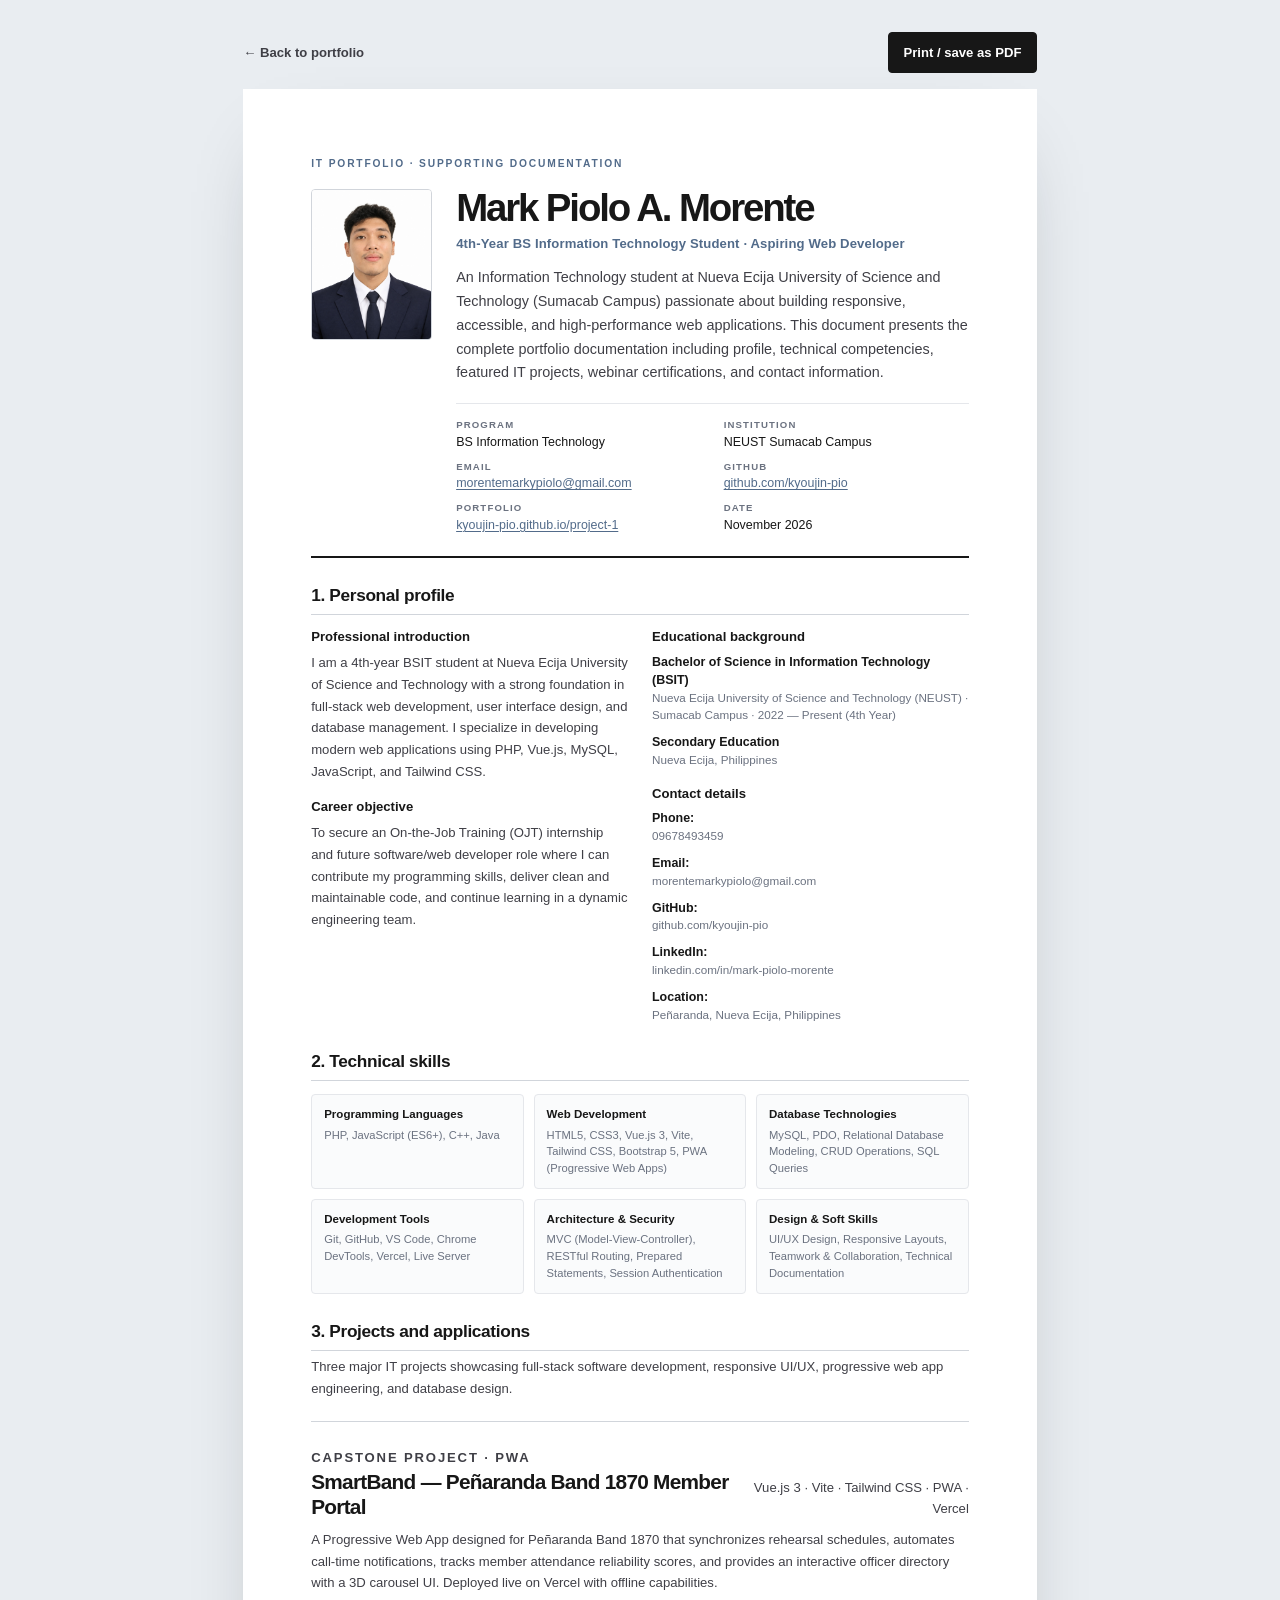
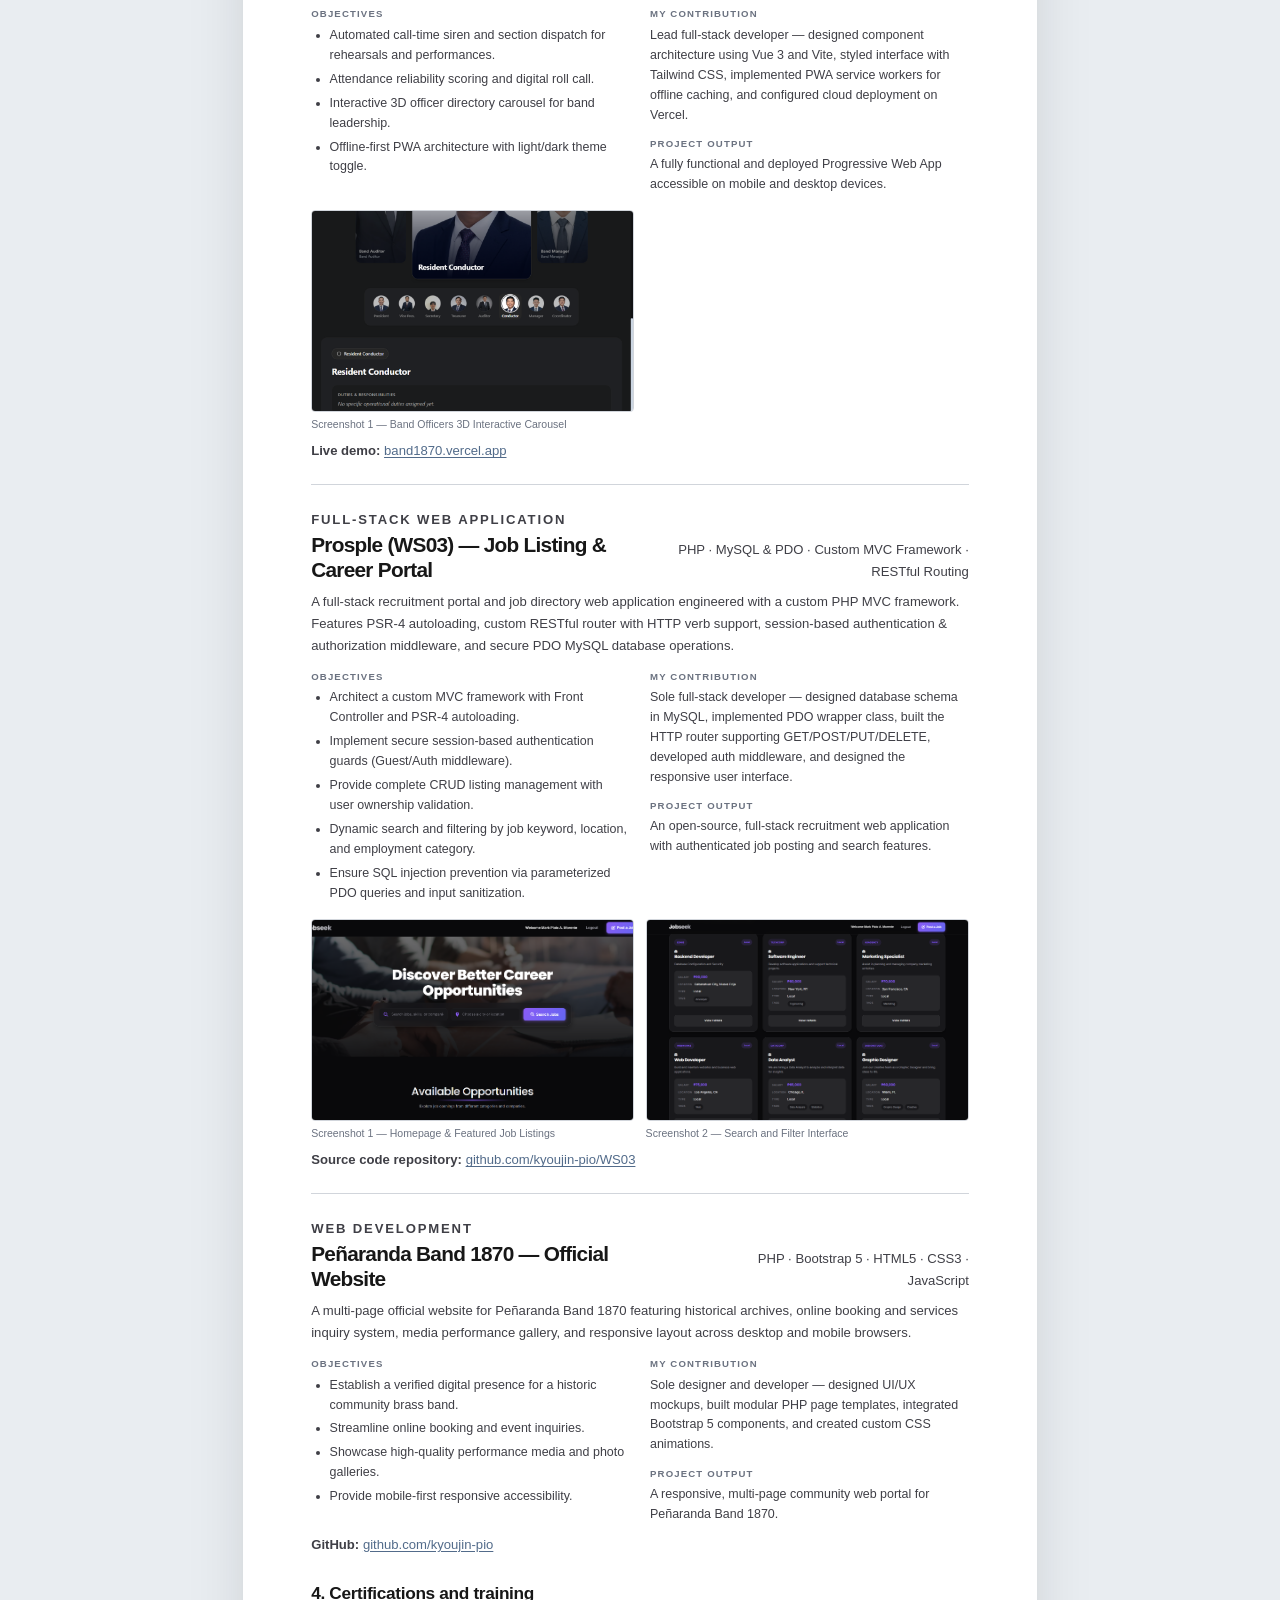
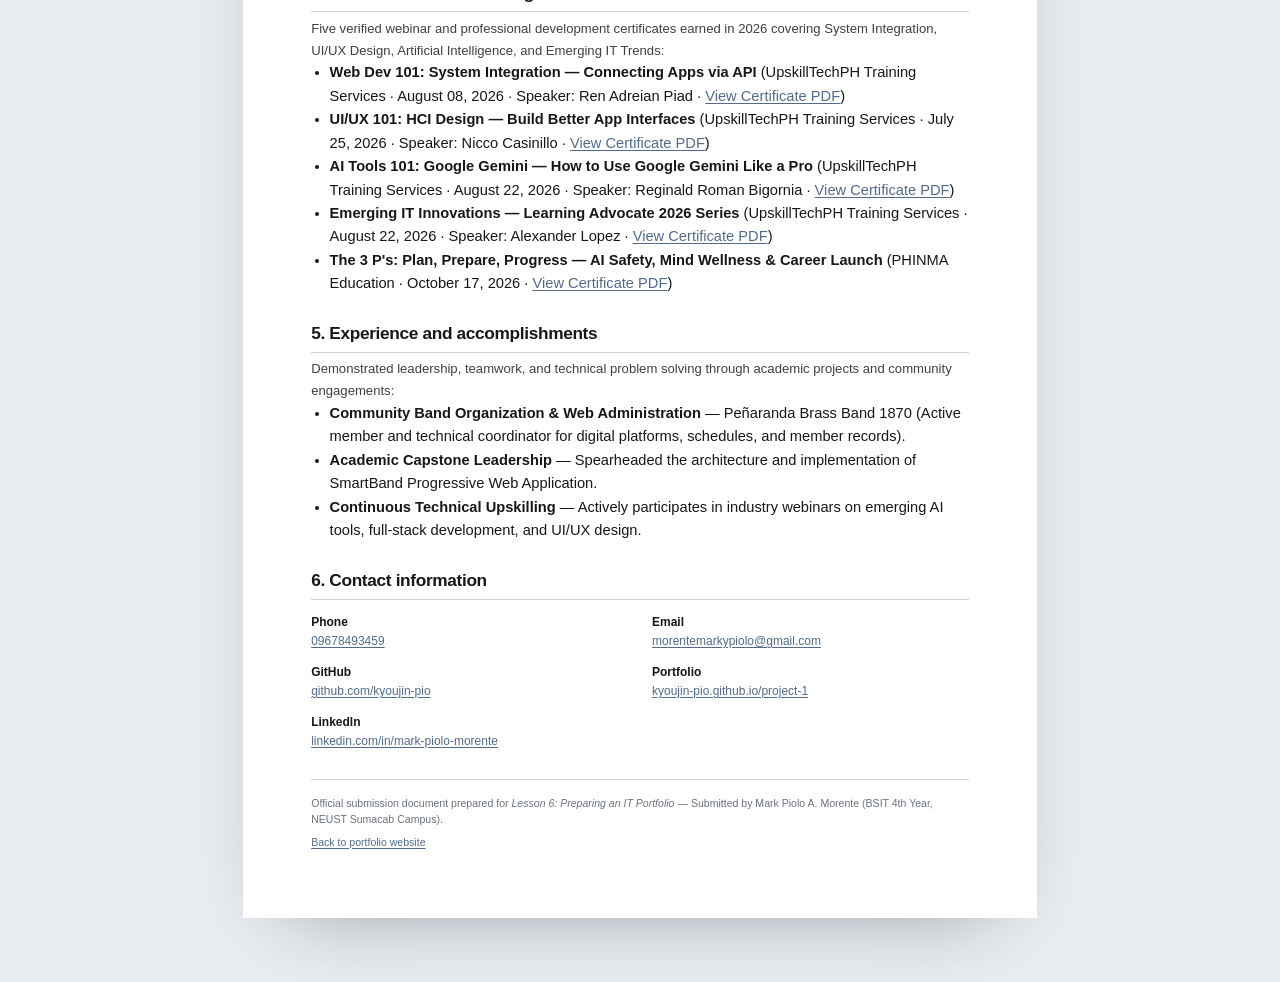
<file: documentation.html>
<!DOCTYPE html>
<html lang="en">
<head>
  <meta charset="UTF-8">
  <meta name="viewport" content="width=device-width, initial-scale=1.0">
  <title>Mark Piolo A. Morente | IT Portfolio Documentation</title>
  <meta name="description" content="Official documentation for Mark Piolo A. Morente's Information Technology portfolio: profile, skills, projects, screenshots, certifications, and contact details.">
  <meta name="robots" content="noindex, nofollow">
  <link rel="icon" href="assets/icons/favicon.svg" type="image/svg+xml">
  <link rel="stylesheet" href="css/documentation.css">
</head>
<body>
  <div class="doc-actions">
    <a class="doc-actions__back" href="index.html">← Back to portfolio</a>
    <button class="doc-actions__print" type="button" data-print>
      Print / save as PDF
    </button>
  </div>

  <main class="doc">
    <header class="doc-header">
      <p class="doc-kicker">IT Portfolio · Supporting documentation</p>
      <div class="doc-profile">
        <img
          class="doc-profile__photo"
          src="images/profile.jpg"
          alt="Professional photograph of Mark Piolo A. Morente"
          width="1000"
          height="1250"
        >
        <div class="doc-profile__body">
          <h1>Mark Piolo A. Morente</h1>
          <p class="doc-role">4th-Year BS Information Technology Student · Aspiring Web Developer</p>
          <p class="doc-intro">
            An Information Technology student at Nueva Ecija University of Science and Technology (Sumacab Campus) passionate about building responsive, accessible, and high-performance web applications. This document presents the complete portfolio documentation including profile, technical competencies, featured IT projects, webinar certifications, and contact information.
          </p>
          <dl class="doc-meta">
            <div><dt>Program</dt><dd>BS Information Technology</dd></div>
            <div><dt>Institution</dt><dd>NEUST Sumacab Campus</dd></div>
            <div><dt>Email</dt><dd><a href="mailto:morentemarkypiolo@gmail.com">morentemarkypiolo@gmail.com</a></dd></div>
            <div><dt>GitHub</dt><dd><a href="https://github.com/kyoujin-pio" target="_blank">github.com/kyoujin-pio</a></dd></div>
            <div><dt>Portfolio</dt><dd><a href="https://kyoujin-pio.github.io/project-1/" target="_blank">kyoujin-pio.github.io/project-1</a></dd></div>
            <div><dt>Date</dt><dd>November 2026</dd></div>
          </dl>
        </div>
      </div>
    </header>

    <section class="doc-section" aria-labelledby="profile-title">
      <h2 id="profile-title">1. Personal profile</h2>
      <div class="doc-columns">
        <div>
          <h3>Professional introduction</h3>
          <p>
            I am a 4th-year BSIT student at Nueva Ecija University of Science and Technology with a strong foundation in full-stack web development, user interface design, and database management. I specialize in developing modern web applications using PHP, Vue.js, MySQL, JavaScript, and Tailwind CSS.
          </p>
          <h3>Career objective</h3>
          <p>
            To secure an On-the-Job Training (OJT) internship and future software/web developer role where I can contribute my programming skills, deliver clean and maintainable code, and continue learning in a dynamic engineering team.
          </p>
        </div>
        <div>
          <h3>Educational background</h3>
          <ul class="doc-plain-list">
            <li>
              <strong>Bachelor of Science in Information Technology (BSIT)</strong>
              <span>Nueva Ecija University of Science and Technology (NEUST) · Sumacab Campus · 2022 — Present (4th Year)</span>
            </li>
            <li>
              <strong>Secondary Education</strong>
              <span>Nueva Ecija, Philippines</span>
            </li>
          </ul>
          <h3>Contact details</h3>
          <ul class="doc-plain-list">
            <li><strong>Phone:</strong> <span>09678493459</span></li>
            <li><strong>Email:</strong> <span>morentemarkypiolo@gmail.com</span></li>
            <li><strong>GitHub:</strong> <span>github.com/kyoujin-pio</span></li>
            <li><strong>LinkedIn:</strong> <span>linkedin.com/in/mark-piolo-morente</span></li>
            <li><strong>Location:</strong> <span>Peñaranda, Nueva Ecija, Philippines</span></li>
          </ul>
        </div>
      </div>
    </section>

    <section class="doc-section" aria-labelledby="skills-title">
      <h2 id="skills-title">2. Technical skills</h2>
      <div class="doc-skills">
        <article>
          <h3>Programming Languages</h3>
          <p>PHP, JavaScript (ES6+), C++, Java</p>
        </article>
        <article>
          <h3>Web Development</h3>
          <p>HTML5, CSS3, Vue.js 3, Vite, Tailwind CSS, Bootstrap 5, PWA (Progressive Web Apps)</p>
        </article>
        <article>
          <h3>Database Technologies</h3>
          <p>MySQL, PDO, Relational Database Modeling, CRUD Operations, SQL Queries</p>
        </article>
        <article>
          <h3>Development Tools</h3>
          <p>Git, GitHub, VS Code, Chrome DevTools, Vercel, Live Server</p>
        </article>
        <article>
          <h3>Architecture &amp; Security</h3>
          <p>MVC (Model-View-Controller), RESTful Routing, Prepared Statements, Session Authentication</p>
        </article>
        <article>
          <h3>Design &amp; Soft Skills</h3>
          <p>UI/UX Design, Responsive Layouts, Teamwork &amp; Collaboration, Technical Documentation</p>
        </article>
      </div>
    </section>

    <section class="doc-section" aria-labelledby="projects-title">
      <h2 id="projects-title">3. Projects and applications</h2>
      <p class="doc-section__lead">
        Three major IT projects showcasing full-stack software development, responsive UI/UX, progressive web app engineering, and database design.
      </p>

      <!-- PROJECT 1 -->
      <article class="project-doc" aria-labelledby="project-smartband">
        <div class="project-doc__head">
          <div>
            <p class="project-doc__category">Capstone Project · PWA</p>
            <h3 id="project-smartband">SmartBand — Peñaranda Band 1870 Member Portal</h3>
          </div>
          <p class="project-doc__stack">Vue.js 3 · Vite · Tailwind CSS · PWA · Vercel</p>
        </div>
        <p>
          A Progressive Web App designed for Peñaranda Band 1870 that synchronizes rehearsal schedules, automates call-time notifications, tracks member attendance reliability scores, and provides an interactive officer directory with a 3D carousel UI. Deployed live on Vercel with offline capabilities.
        </p>

        <div class="project-doc__details">
          <div>
            <h4>Objectives</h4>
            <ul>
              <li>Automated call-time siren and section dispatch for rehearsals and performances.</li>
              <li>Attendance reliability scoring and digital roll call.</li>
              <li>Interactive 3D officer directory carousel for band leadership.</li>
              <li>Offline-first PWA architecture with light/dark theme toggle.</li>
            </ul>
          </div>
          <div>
            <h4>My contribution</h4>
            <p>
              Lead full-stack developer — designed component architecture using Vue 3 and Vite, styled interface with Tailwind CSS, implemented PWA service workers for offline caching, and configured cloud deployment on Vercel.
            </p>
            <h4>Project output</h4>
            <p>
              A fully functional and deployed Progressive Web App accessible on mobile and desktop devices.
            </p>
          </div>
        </div>

        <div class="project-doc__shots">
          <figure>
            <img src="images/band-pwa-1.png" alt="SmartBand Band Officers 3D Carousel screenshot" width="1200" height="750">
            <figcaption>Screenshot 1 — Band Officers 3D Interactive Carousel</figcaption>
          </figure>
        </div>

        <p class="project-doc__links">
          <strong>Live demo:</strong> <a href="https://band1870.vercel.app/" target="_blank">band1870.vercel.app</a>
        </p>
      </article>

      <!-- PROJECT 2 -->
      <article class="project-doc" aria-labelledby="project-prosple">
        <div class="project-doc__head">
          <div>
            <p class="project-doc__category">Full-Stack Web Application</p>
            <h3 id="project-prosple">Prosple (WS03) — Job Listing &amp; Career Portal</h3>
          </div>
          <p class="project-doc__stack">PHP · MySQL &amp; PDO · Custom MVC Framework · RESTful Routing</p>
        </div>
        <p>
          A full-stack recruitment portal and job directory web application engineered with a custom PHP MVC framework. Features PSR-4 autoloading, custom RESTful router with HTTP verb support, session-based authentication &amp; authorization middleware, and secure PDO MySQL database operations.
        </p>

        <div class="project-doc__details">
          <div>
            <h4>Objectives</h4>
            <ul>
              <li>Architect a custom MVC framework with Front Controller and PSR-4 autoloading.</li>
              <li>Implement secure session-based authentication guards (Guest/Auth middleware).</li>
              <li>Provide complete CRUD listing management with user ownership validation.</li>
              <li>Dynamic search and filtering by job keyword, location, and employment category.</li>
              <li>Ensure SQL injection prevention via parameterized PDO queries and input sanitization.</li>
            </ul>
          </div>
          <div>
            <h4>My contribution</h4>
            <p>
              Sole full-stack developer — designed database schema in MySQL, implemented PDO wrapper class, built the HTTP router supporting GET/POST/PUT/DELETE, developed auth middleware, and designed the responsive user interface.
            </p>
            <h4>Project output</h4>
            <p>
              An open-source, full-stack recruitment web application with authenticated job posting and search features.
            </p>
          </div>
        </div>

        <div class="project-doc__shots">
          <figure>
            <img src="images/ws03-1.png" alt="Prosple Job Listing Homepage and Featured Listings" width="1200" height="750">
            <figcaption>Screenshot 1 — Homepage &amp; Featured Job Listings</figcaption>
          </figure>
          <figure>
            <img src="images/ws03-2.png" alt="Prosple Search and Filter Interface" width="1200" height="750">
            <figcaption>Screenshot 2 — Search and Filter Interface</figcaption>
          </figure>
        </div>

        <p class="project-doc__links">
          <strong>Source code repository:</strong> <a href="https://github.com/kyoujin-pio/WS03" target="_blank">github.com/kyoujin-pio/WS03</a>
        </p>
      </article>

      <!-- PROJECT 3 -->
      <article class="project-doc" aria-labelledby="project-band1870">
        <div class="project-doc__head">
          <div>
            <p class="project-doc__category">Web Development</p>
            <h3 id="project-band1870">Peñaranda Band 1870 — Official Website</h3>
          </div>
          <p class="project-doc__stack">PHP · Bootstrap 5 · HTML5 · CSS3 · JavaScript</p>
        </div>
        <p>
          A multi-page official website for Peñaranda Band 1870 featuring historical archives, online booking and services inquiry system, media performance gallery, and responsive layout across desktop and mobile browsers.
        </p>

        <div class="project-doc__details">
          <div>
            <h4>Objectives</h4>
            <ul>
              <li>Establish a verified digital presence for a historic community brass band.</li>
              <li>Streamline online booking and event inquiries.</li>
              <li>Showcase high-quality performance media and photo galleries.</li>
              <li>Provide mobile-first responsive accessibility.</li>
            </ul>
          </div>
          <div>
            <h4>My contribution</h4>
            <p>
              Sole designer and developer — designed UI/UX mockups, built modular PHP page templates, integrated Bootstrap 5 components, and created custom CSS animations.
            </p>
            <h4>Project output</h4>
            <p>
              A responsive, multi-page community web portal for Peñaranda Band 1870.
            </p>
          </div>
        </div>

        <p class="project-doc__links">
          <strong>GitHub:</strong> <a href="https://github.com/kyoujin-pio" target="_blank">github.com/kyoujin-pio</a>
        </p>
      </article>
    </section>

    <section class="doc-section" aria-labelledby="certs-title">
      <h2 id="certs-title">4. Certifications and training</h2>
      <p>
        Five verified webinar and professional development certificates earned in 2026 covering System Integration, UI/UX Design, Artificial Intelligence, and Emerging IT Trends:
      </p>
      <ul>
        <li><strong>Web Dev 101: System Integration — Connecting Apps via API</strong> (UpskillTechPH Training Services · August 08, 2026 · Speaker: Ren Adreian Piad · <a href="certificates/cert-web-dev-101.pdf" target="_blank">View Certificate PDF</a>)</li>
        <li><strong>UI/UX 101: HCI Design — Build Better App Interfaces</strong> (UpskillTechPH Training Services · July 25, 2026 · Speaker: Nicco Casinillo · <a href="certificates/cert-ui-ux-101.pdf" target="_blank">View Certificate PDF</a>)</li>
        <li><strong>AI Tools 101: Google Gemini — How to Use Google Gemini Like a Pro</strong> (UpskillTechPH Training Services · August 22, 2026 · Speaker: Reginald Roman Bigornia · <a href="certificates/cert-ai-tools-101.pdf" target="_blank">View Certificate PDF</a>)</li>
        <li><strong>Emerging IT Innovations — Learning Advocate 2026 Series</strong> (UpskillTechPH Training Services · August 22, 2026 · Speaker: Alexander Lopez · <a href="certificates/cert-emerging-it-innovations.pdf" target="_blank">View Certificate PDF</a>)</li>
        <li><strong>The 3 P's: Plan, Prepare, Progress — AI Safety, Mind Wellness &amp; Career Launch</strong> (PHINMA Education · October 17, 2026 · <a href="certificates/cert-phinma-webinar-2026.pdf" target="_blank">View Certificate PDF</a>)</li>
      </ul>
    </section>

    <section class="doc-section" aria-labelledby="experience-title">
      <h2 id="experience-title">5. Experience and accomplishments</h2>
      <p>
        Demonstrated leadership, teamwork, and technical problem solving through academic projects and community engagements:
      </p>
      <ul>
        <li><strong>Community Band Organization &amp; Web Administration</strong> — Peñaranda Brass Band 1870 (Active member and technical coordinator for digital platforms, schedules, and member records).</li>
        <li><strong>Academic Capstone Leadership</strong> — Spearheaded the architecture and implementation of SmartBand Progressive Web Application.</li>
        <li><strong>Continuous Technical Upskilling</strong> — Actively participates in industry webinars on emerging AI tools, full-stack development, and UI/UX design.</li>
      </ul>
    </section>

    <section class="doc-section" aria-labelledby="contact-title">
      <h2 id="contact-title">6. Contact information</h2>
      <div class="doc-contact">
        <p><strong>Phone</strong><br><a href="tel:09678493459">09678493459</a></p>
        <p><strong>Email</strong><br><a href="mailto:morentemarkypiolo@gmail.com">morentemarkypiolo@gmail.com</a></p>
        <p><strong>GitHub</strong><br><a href="https://github.com/kyoujin-pio" target="_blank">github.com/kyoujin-pio</a></p>
        <p><strong>Portfolio</strong><br><a href="https://kyoujin-pio.github.io/project-1/" target="_blank">kyoujin-pio.github.io/project-1</a></p>
        <p><strong>LinkedIn</strong><br><a href="https://linkedin.com/in/mark-piolo-morente" target="_blank">linkedin.com/in/mark-piolo-morente</a></p>
      </div>
    </section>

    <footer class="doc-footer">
      <p>
        Official submission document prepared for <em>Lesson 6: Preparing an IT Portfolio</em> — Submitted by Mark Piolo A. Morente (BSIT 4th Year, NEUST Sumacab Campus).
      </p>
      <p><a href="index.html">Back to portfolio website</a></p>
    </footer>
  </main>

  <script>
    (function () {
      var button = document.querySelector("[data-print]");
      if (button) {
        button.addEventListener("click", function () {
          window.print();
        });
      }
    })();
  </script>
</body>
</html>
</file>
<file: style.css>
/* ============================================================
   MARK PIOLO MORENTE — CUSTOM PORTFOLIO
   Bold & Dark · Monochrome + Electric Orange
   style.css
   ============================================================ */

:root {
  /* Colors */
  --black:        #0a0a0a;
  --black-2:      #111111;
  --black-3:      #1a1a1a;
  --black-4:      #222222;
  --white:        #f5f5f5;
  --white-muted:  #888888;
  --white-dim:    #3a3a3a;
  --accent:       #ff6b2b;        /* electric orange */
  --accent-dark:  #e55a1c;
  --accent-glow:  rgba(255, 107, 43, 0.2);
  --accent-glow2: rgba(255, 107, 43, 0.08);

  /* Type */
  --font:         'Space Grotesk', system-ui, sans-serif;
  --mono:         'Space Mono', monospace;

  /* Layout */
  --navbar-h:     64px;
  --r:            16px;
  --r-sm:         10px;

  /* Shadows */
  --shadow:       0 8px 40px rgba(0,0,0,0.6);
  --glow:         0 0 40px rgba(255,107,43,0.15);
}

/* ---- Reset ---- */
*, *::before, *::after { box-sizing: border-box; margin: 0; padding: 0; }
html { scroll-behavior: smooth; scroll-padding-top: calc(var(--navbar-h) + 8px); font-size: 16px; }

body {
  font-family: var(--font);
  background: var(--black);
  color: var(--white);
  line-height: 1.65;
  -webkit-font-smoothing: antialiased;
  overflow-x: hidden;
  cursor: none; /* hidden for custom cursor */
}

/* On mobile: restore default cursor */
@media (hover: none) { body { cursor: auto; } }

img { max-width: 100%; display: block; }
a   { color: inherit; text-decoration: none; }
a:focus-visible { outline: 2px solid var(--accent); outline-offset: 3px; border-radius: 3px; }
ul  { list-style: none; }
button { cursor: none; border: none; background: none; font-family: inherit; }
@media (hover: none) { button { cursor: pointer; } }

/* ============================================================
   PARTICLE CANVAS
   ============================================================ */
#particleCanvas {
  position: fixed;
  inset: 0;
  z-index: 0;
  pointer-events: none;
}

/* ============================================================
   CUSTOM CURSOR
   ============================================================ */
.cursor-dot {
  width: 8px; height: 8px;
  background: var(--accent);
  border-radius: 50%;
  position: fixed;
  top: 0; left: 0;
  z-index: 9999;
  pointer-events: none;
  transform: translate(-50%, -50%);
  transition: transform 0.08s ease, background 0.2s;
}
.cursor-ring {
  width: 36px; height: 36px;
  border: 1.5px solid rgba(255,107,43,0.6);
  border-radius: 50%;
  position: fixed;
  top: 0; left: 0;
  z-index: 9998;
  pointer-events: none;
  transform: translate(-50%, -50%);
  transition: transform 0.18s ease, width 0.2s, height 0.2s, border-color 0.2s;
}
.cursor-ring.hovering {
  width: 56px; height: 56px;
  border-color: var(--accent);
  background: rgba(255,107,43,0.06);
}
@media (hover: none) { .cursor-dot, .cursor-ring { display: none; } }

/* ============================================================
   LAYOUT
   ============================================================ */
.container {
  max-width: 1120px;
  margin: 0 auto;
  padding: 0 1.5rem;
}
.section { padding: 110px 0; position: relative; z-index: 1; }
.section-alt { background: var(--black-2); }
.accent { color: var(--accent); }

/* Section labels */
.section-label {
  font-family: var(--mono);
  font-size: 0.75rem;
  color: var(--accent);
  letter-spacing: 0.18em;
  text-transform: uppercase;
  margin-bottom: 1rem;
}
.section-heading {
  font-size: clamp(2.2rem, 5vw, 3.5rem);
  font-weight: 700;
  letter-spacing: -0.03em;
  line-height: 1.1;
  margin-bottom: 3rem;
}

/* ============================================================
   BUTTONS
   ============================================================ */
.btn {
  display: inline-flex; align-items: center; gap: 0.5rem;
  padding: 0.75rem 1.75rem;
  border-radius: 6px;
  font-size: 0.925rem; font-weight: 600;
  transition: all 0.25s ease;
  white-space: nowrap;
}
.btn-primary {
  background: var(--accent);
  color: #fff;
}
.btn-primary:hover {
  background: var(--accent-dark);
  color: #fff;
  transform: translateY(-2px);
  box-shadow: 0 8px 24px var(--accent-glow);
}
.btn-ghost {
  border: 1.5px solid var(--white-dim);
  color: var(--white);
}
.btn-ghost:hover {
  border-color: var(--accent);
  color: var(--accent);
  transform: translateY(-2px);
}
.btn-sm { padding: 0.5rem 1.1rem; font-size: 0.85rem; }
.btn-full { width: 100%; justify-content: center; }

/* ============================================================
   NAVBAR
   ============================================================ */
#navbar {
  position: fixed; top: 0; left: 0; right: 0;
  height: var(--navbar-h);
  z-index: 1000;
  transition: background 0.3s, border-bottom 0.3s;
}
#navbar.scrolled {
  background: rgba(10,10,10,0.95);
  backdrop-filter: blur(20px);
  -webkit-backdrop-filter: blur(20px);
  border-bottom: 1px solid var(--black-4);
}
.nav-inner {
  max-width: 1120px; margin: 0 auto; padding: 0 1.5rem;
  height: 100%; display: flex; align-items: center; justify-content: space-between;
}
.nav-logo {
  font-weight: 700; font-size: 1.15rem; letter-spacing: -0.02em;
  display: flex; align-items: center; gap: 0.1rem;
}
.logo-mark {
  display: inline-flex; align-items: center; justify-content: center;
  width: 32px; height: 32px;
  background: var(--accent);
  color: #fff;
  border-radius: 6px;
  font-size: 1rem; font-weight: 800;
  margin-right: 0.4rem;
}
.logo-text { color: var(--white); letter-spacing: 0.08em; font-size: 0.95rem; }

.nav-links { display: flex; align-items: center; gap: 0; }
.nav-link {
  font-size: 0.875rem; font-weight: 500;
  color: var(--white-muted);
  padding: 0.5rem 0.9rem;
  border-radius: 6px;
  transition: color 0.2s, background 0.2s;
  position: relative;
}
.nav-link::after {
  content: '';
  position: absolute; bottom: 2px; left: 50%; right: 50%;
  height: 2px; background: var(--accent);
  transition: left 0.25s ease, right 0.25s ease;
  border-radius: 2px;
}
.nav-link:hover, .nav-link.active { color: var(--white); }
.nav-link:hover::after, .nav-link.active::after { left: 0.9rem; right: 0.9rem; }

.nav-cta {
  display: inline-flex; align-items: center; gap: 0.4rem;
  margin-left: 0.75rem;
  background: var(--black-3);
  border: 1px solid var(--white-dim);
  color: var(--white);
  padding: 0.4rem 1rem;
  border-radius: 6px;
  font-size: 0.875rem; font-weight: 600;
  transition: all 0.25s;
}
.nav-cta:hover {
  border-color: var(--accent); color: var(--accent);
  background: var(--accent-glow2);
}

/* Hamburger */
.hamburger { display: none; flex-direction: column; gap: 5px; padding: 6px; }
.hamburger span { display: block; width: 24px; height: 2px; background: var(--white); border-radius: 2px; transition: 0.3s ease; }
.hamburger.open span:nth-child(1) { transform: translateY(7px) rotate(45deg); }
.hamburger.open span:nth-child(2) { opacity: 0; }
.hamburger.open span:nth-child(3) { transform: translateY(-7px) rotate(-45deg); }

/* ============================================================
   HERO
   ============================================================ */
.hero-section {
  min-height: 100vh;
  padding-top: var(--navbar-h);
  display: flex; align-items: center;
  overflow: hidden;
}

.hero-container {
  display: grid;
  grid-template-columns: 1fr 480px;
  gap: 4rem;
  align-items: center;
  width: 100%;
}

.hero-tag {
  display: inline-flex; align-items: center; gap: 0.5rem;
  font-size: 0.8rem; font-weight: 600; letter-spacing: 0.1em;
  color: var(--accent); text-transform: uppercase;
  margin-bottom: 1.5rem;
}
.tag-dot {
  width: 8px; height: 8px; border-radius: 50%;
  background: var(--accent);
  animation: pulse-dot 1.5s infinite;
}
@keyframes pulse-dot {
  0%, 100% { box-shadow: 0 0 0 0 rgba(255,107,43,0.6); }
  50%       { box-shadow: 0 0 0 6px rgba(255,107,43,0); }
}

.hero-heading {
  font-size: clamp(3.5rem, 8vw, 6.5rem);
  font-weight: 800;
  letter-spacing: -0.04em;
  line-height: 1;
  margin-bottom: 1.5rem;
  text-transform: uppercase;
}

/* Stagger reveal animation */
.line-wrap { display: block; overflow: hidden; }
.reveal-line {
  display: block;
  animation: revealUp 0.8s cubic-bezier(0.16, 1, 0.3, 1) both;
}
.reveal-line.delay-1 { animation-delay: 0.1s; }
.reveal-line.delay-2 { animation-delay: 0.2s; }
@keyframes revealUp {
  from { transform: translateY(110%); opacity: 0; }
  to   { transform: none; opacity: 1; }
}

.dot-accent { color: var(--accent); }

.hero-role {
  font-family: var(--mono);
  font-size: clamp(0.95rem, 2vw, 1.1rem);
  color: var(--white-muted);
  margin-bottom: 1.25rem;
  display: flex; align-items: center; gap: 0.5rem;
}
.role-label { color: var(--accent); }
.cursor-blink { color: var(--accent); animation: blink 0.8s step-end infinite; }
@keyframes blink { 50% { opacity: 0; } }

.hero-desc {
  font-size: 0.95rem; color: var(--white-muted);
  margin-bottom: 2.5rem; line-height: 1.8;
}

.hero-actions { display: flex; gap: 1rem; flex-wrap: wrap; margin-bottom: 2.5rem; }

.hero-socials { display: flex; gap: 0.75rem; }
.hero-socials a {
  width: 40px; height: 40px; border-radius: 8px;
  border: 1px solid var(--white-dim);
  display: flex; align-items: center; justify-content: center;
  color: var(--white-muted); font-size: 1rem;
  transition: all 0.25s;
}
.hero-socials a:hover {
  border-color: var(--accent); color: var(--accent);
  background: var(--accent-glow2); transform: translateY(-3px);
}

/* Hero Photo */
.hero-right { position: relative; }

.photo-frame {
  position: relative;
  border-radius: 20px;
  overflow: hidden;
  border: 1px solid var(--black-4);
}
.hero-photo {
  width: 100%; aspect-ratio: 3 / 4;
  object-fit: cover; object-position: top center;
  filter: grayscale(20%);
  transition: filter 0.4s;
}
.hero-photo:hover { filter: grayscale(0%); }

.photo-border-anim {
  position: absolute; inset: 0;
  border-radius: 20px;
  background: linear-gradient(135deg, var(--accent) 0%, transparent 60%);
  opacity: 0.12; pointer-events: none;
}

/* Floating chips */
.chip {
  position: absolute;
  background: rgba(17,17,17,0.9);
  border: 1px solid var(--black-4);
  backdrop-filter: blur(12px);
  border-radius: 999px;
  padding: 0.5rem 1rem;
  font-size: 0.78rem; font-weight: 600;
  color: var(--white-muted);
  display: flex; align-items: center; gap: 0.4rem;
  white-space: nowrap;
  box-shadow: var(--shadow);
}
.chip i { color: var(--accent); }
.chip-1 { top: 1.5rem; right: -1rem; animation: chipFloat 3s ease-in-out infinite; }
.chip-2 { bottom: 5rem; right: -1.5rem; animation: chipFloat 3.5s ease-in-out infinite 0.5s; }
.chip-3 { bottom: -1rem; left: 50%; transform: translateX(-50%); animation: chipFloat 4s ease-in-out infinite 1s; }
@keyframes chipFloat {
  0%, 100% { transform: translateY(0); }
  50%       { transform: translateY(-8px); }
}
.chip-3 { animation-name: chipFloat3; }
@keyframes chipFloat3 {
  0%, 100% { transform: translateX(-50%) translateY(0); }
  50%       { transform: translateX(-50%) translateY(-8px); }
}

/* Scroll indicator */
.scroll-indicator {
  position: absolute; bottom: 2rem; left: 50%;
  transform: translateX(-50%);
  display: flex; flex-direction: column; align-items: center; gap: 0.5rem;
  font-family: var(--mono); font-size: 0.65rem; letter-spacing: 0.15em;
  color: var(--white-muted); text-transform: uppercase;
}
.scroll-line {
  width: 1px; height: 48px;
  background: linear-gradient(to bottom, var(--accent), transparent);
  animation: scrollLine 1.5s ease-in-out infinite;
}
@keyframes scrollLine {
  0%   { transform: scaleY(0); transform-origin: top; }
  50%  { transform: scaleY(1); transform-origin: top; }
  51%  { transform: scaleY(1); transform-origin: bottom; }
  100% { transform: scaleY(0); transform-origin: bottom; }
}

/* ============================================================
   ABOUT — BENTO GRID
   ============================================================ */
.about-bento {
  display: grid;
  grid-template-columns: repeat(4, 1fr);
  grid-template-rows: auto;
  gap: 1rem;
}

.bento-card {
  background: var(--black-2);
  border: 1px solid var(--black-4);
  border-radius: var(--r);
  padding: 1.75rem;
  transition: border-color 0.3s, box-shadow 0.3s;
}
.bento-card:hover { border-color: rgba(255,107,43,0.3); box-shadow: var(--glow); }

.bento-bio   { grid-column: span 2; grid-row: span 2; }
.bento-stat  { grid-column: span 1; display: flex; flex-direction: column; align-items: flex-start; justify-content: flex-end; }
.bento-info  { grid-column: span 2; }
.bento-stack { grid-column: span 2; }

.bio-text { color: var(--white-muted); margin-bottom: 1rem; }
.bio-text strong { color: var(--white); }

.stat-number {
  font-size: 3.5rem; font-weight: 800;
  color: var(--accent); letter-spacing: -0.04em; line-height: 1;
  margin-bottom: 0.4rem;
}
.stat-unit { font-size: 1.75rem; }
.stat-label { font-size: 0.8rem; color: var(--white-muted); font-weight: 500; }

.info-row {
  display: flex; align-items: center;
  padding: 0.65rem 0;
  border-bottom: 1px solid var(--black-4);
  gap: 0.75rem;
}
.info-row:last-child { border-bottom: none; }
.info-key {
  display: flex; align-items: center; gap: 0.4rem;
  font-size: 0.8rem; color: var(--white-muted); font-weight: 600;
  min-width: 110px; letter-spacing: 0.03em;
}
.info-key i { color: var(--accent); }
.info-val { font-size: 0.875rem; color: var(--white); }
.info-val a { color: var(--accent); }
.info-val a:hover { text-decoration: underline; }

.badge-open {
  display: inline-block;
  background: rgba(255,107,43,0.15);
  color: var(--accent);
  font-size: 0.75rem; font-weight: 700;
  padding: 0.2rem 0.65rem;
  border-radius: 999px;
  border: 1px solid rgba(255,107,43,0.3);
}

.stack-label {
  font-size: 0.75rem; font-weight: 700;
  color: var(--white-muted); letter-spacing: 0.1em;
  text-transform: uppercase; margin-bottom: 0.75rem;
}
.stack-tags { display: flex; flex-wrap: wrap; gap: 0.5rem; }
.stack-tags span {
  background: var(--black-3);
  border: 1px solid var(--black-4);
  color: var(--white-muted);
  font-family: var(--mono); font-size: 0.78rem;
  padding: 0.3rem 0.75rem; border-radius: 6px;
  transition: all 0.2s;
}
.stack-tags span:hover { border-color: var(--accent); color: var(--accent); }

/* ============================================================
   SKILLS
   ============================================================ */
.skills-wrap {
  display: grid;
  grid-template-columns: repeat(auto-fit, minmax(300px, 1fr));
  gap: 1.5rem;
}

.skill-group {
  background: var(--black-3);
  border: 1px solid var(--black-4);
  border-radius: var(--r);
  padding: 1.75rem;
  transition: border-color 0.3s, box-shadow 0.3s;
}
.skill-group:hover { border-color: rgba(255,107,43,0.3); box-shadow: var(--glow); }

.sg-title {
  font-size: 0.85rem; font-weight: 700;
  color: var(--accent);
  display: flex; align-items: center; gap: 0.5rem;
  letter-spacing: 0.05em; text-transform: uppercase;
  margin-bottom: 1.5rem;
}

.skill-list { display: flex; flex-direction: column; gap: 1.1rem; }
.sk-top {
  display: flex; justify-content: space-between;
  font-size: 0.875rem; color: var(--white-muted);
  margin-bottom: 0.4rem; font-weight: 500;
}
.sk-top span:last-child { color: var(--accent); font-family: var(--mono); font-size: 0.8rem; }
.sk-bar { height: 4px; background: var(--black-4); border-radius: 999px; overflow: hidden; }
.sk-fill {
  height: 100%; width: 0;
  background: linear-gradient(90deg, var(--accent-dark), var(--accent));
  border-radius: 999px;
  transition: width 1.3s cubic-bezier(0.4, 0, 0.2, 1);
}

/* ============================================================
   PROJECTS
   ============================================================ */
.projects-list { display: flex; flex-direction: column; gap: 2rem; }

.project-item {
  background: var(--black-2);
  border: 1px solid var(--black-4);
  border-radius: var(--r);
  padding: 2.5rem;
  display: grid;
  grid-template-columns: 1fr 380px;
  gap: 2.5rem;
  align-items: start;
  transition: border-color 0.3s, box-shadow 0.3s, transform 0.3s;
  position: relative;
}
.project-item:hover { border-color: rgba(255,107,43,0.3); box-shadow: var(--glow); }

.project-num {
  position: absolute; top: -2rem; left: 2.5rem;
  font-size: 7rem; font-weight: 800;
  color: rgba(255,107,43,0.06);
  line-height: 1; letter-spacing: -0.05em;
  pointer-events: none; user-select: none;
  font-family: var(--mono);
}

.project-meta {
  display: flex; align-items: center; gap: 0.75rem; margin-bottom: 0.75rem;
}
.project-type {
  font-family: var(--mono); font-size: 0.75rem; color: var(--white-muted);
  letter-spacing: 0.08em;
}
.project-status {
  font-size: 0.72rem; font-weight: 700; padding: 0.2rem 0.65rem;
  border-radius: 999px; letter-spacing: 0.05em; text-transform: uppercase;
}
.status-dev  { background: rgba(59,130,246,0.15); color: #60a5fa; border: 1px solid rgba(59,130,246,0.3); }
.status-ongoing { background: rgba(255,107,43,0.12); color: var(--accent); border: 1px solid rgba(255,107,43,0.3); }

.project-name {
  font-size: clamp(1.3rem, 2.5vw, 1.75rem);
  font-weight: 700; line-height: 1.25;
  letter-spacing: -0.02em; margin-bottom: 1rem;
}

.project-desc { color: var(--white-muted); font-size: 0.925rem; margin-bottom: 1.25rem; }

.project-objectives h4,
.project-contribution h4 {
  font-size: 0.75rem; font-weight: 700;
  color: var(--accent); letter-spacing: 0.1em; text-transform: uppercase;
  margin-bottom: 0.5rem;
}
.project-objectives ul {
  display: flex; flex-direction: column; gap: 0.3rem; margin-bottom: 1.25rem;
}
.project-objectives ul li {
  font-size: 0.875rem; color: var(--white-muted);
  padding-left: 1rem; position: relative;
}
.project-objectives ul li::before {
  content: '→';
  position: absolute; left: 0;
  color: var(--accent);
}
.project-contribution { margin-bottom: 1.5rem; }
.project-contribution p { font-size: 0.875rem; color: var(--white-muted); }

.project-tech {
  display: flex; flex-wrap: wrap; gap: 0.4rem; margin-bottom: 1.5rem;
}
.project-tech span {
  background: var(--black-3);
  border: 1px solid var(--black-4);
  color: var(--white-muted);
  font-family: var(--mono); font-size: 0.75rem;
  padding: 0.25rem 0.65rem; border-radius: 5px;
}

.project-links { display: flex; gap: 0.75rem; flex-wrap: wrap; }

/* Gallery */
.project-gallery {
  border-radius: var(--r-sm);
  overflow: hidden;
  border: 1px solid var(--black-4);
  background: var(--black-3);
}
.gallery-track { position: relative; display: grid; }
.gallery-slide { grid-area: 1/1; opacity: 0; pointer-events: none; transition: opacity 0.4s; }
.gallery-slide.active { opacity: 1; pointer-events: auto; }

.ss-placeholder {
  aspect-ratio: 4/3;
  display: flex; flex-direction: column;
  align-items: center; justify-content: center; gap: 0.5rem;
  color: var(--white-muted); font-size: 0.85rem; text-align: center; padding: 1rem;
}
.ss-placeholder i { font-size: 2rem; color: var(--accent); opacity: 0.4; }
.ss-placeholder small { font-family: var(--mono); font-size: 0.72rem; }

/* Real project screenshot images */
.gallery-slide img {
  width: 100%;
  aspect-ratio: 4/3;
  object-fit: cover;
  object-position: top;
  display: block;
}

.gallery-nav {
  display: flex; align-items: center; justify-content: center; gap: 0.75rem;
  padding: 0.65rem; border-top: 1px solid var(--black-4);
  background: var(--black-2);
}
.gallery-nav button {
  color: var(--white-muted); font-size: 0.8rem;
  padding: 0.3rem 0.6rem; border-radius: 4px;
  transition: color 0.2s, background 0.2s;
}
.gallery-nav button:hover { color: var(--accent); background: var(--accent-glow2); }
.gallery-dots { display: flex; gap: 5px; }
.gd {
  width: 6px; height: 6px; border-radius: 50%; background: var(--black-4);
  transition: background 0.2s, transform 0.2s;
}
.gd.active { background: var(--accent); transform: scale(1.3); }

/* ============================================================
   CERTIFICATIONS & CREDENTIALS
   ============================================================ */
.certs-grid {
  display: grid;
  grid-template-columns: repeat(auto-fill, minmax(320px, 1fr));
  gap: 1.5rem;
}

.cert-card {
  background: var(--black-2);
  border: 1px solid var(--black-4);
  border-radius: var(--r);
  padding: 1.6rem;
  display: flex;
  flex-direction: column;
  justify-content: space-between;
  transition: transform 0.25s ease, border-color 0.25s ease, box-shadow 0.25s ease;
  position: relative;
  overflow: hidden;
}

.cert-card::before {
  content: '';
  position: absolute;
  top: 0; left: 0; right: 0;
  height: 3px;
  background: linear-gradient(90deg, var(--accent), transparent);
  opacity: 0.7;
}

.cert-card:hover {
  border-color: rgba(255, 107, 43, 0.45);
  box-shadow: 0 10px 30px rgba(0, 0, 0, 0.6), 0 0 20px var(--accent-glow2);
  transform: translateY(-4px);
}

.cert-top {
  display: flex;
  align-items: center;
  justify-content: space-between;
  margin-bottom: 0.85rem;
}

.cert-badge {
  display: inline-flex;
  align-items: center;
  gap: 0.35rem;
  font-size: 0.75rem;
  font-family: var(--mono);
  color: var(--accent);
  background: rgba(255, 107, 43, 0.1);
  padding: 0.25rem 0.6rem;
  border-radius: 999px;
  border: 1px solid rgba(255, 107, 43, 0.25);
}

.cert-date {
  font-size: 0.8rem;
  color: var(--white-muted);
  font-family: var(--mono);
}

.cert-icon {
  width: 44px;
  height: 44px;
  border-radius: 10px;
  background: var(--black-3);
  border: 1px solid var(--black-4);
  color: var(--accent);
  display: flex;
  align-items: center;
  justify-content: center;
  font-size: 1.25rem;
  margin-bottom: 1rem;
}

.cert-title {
  font-size: 1.15rem;
  font-weight: 600;
  color: var(--white);
  line-height: 1.35;
  margin-bottom: 0.4rem;
}

.cert-issuer {
  font-size: 0.85rem;
  color: var(--accent);
  font-weight: 500;
  margin-bottom: 0.65rem;
  display: flex;
  align-items: center;
  gap: 0.45rem;
}

.cert-speaker {
  font-size: 0.825rem;
  color: var(--white-muted);
  margin-bottom: 0.85rem;
  line-height: 1.45;
}

.cert-tags {
  display: flex;
  flex-wrap: wrap;
  gap: 0.35rem;
  margin-bottom: 1.25rem;
}

.cert-tags span {
  font-size: 0.7rem;
  background: var(--black-3);
  color: var(--white-muted);
  border: 1px solid var(--black-4);
  padding: 0.2rem 0.5rem;
  border-radius: 6px;
  font-family: var(--mono);
}

.cert-footer {
  border-top: 1px solid var(--black-4);
  padding-top: 1rem;
  display: flex;
  align-items: center;
  justify-content: space-between;
  gap: 0.5rem;
}

.cert-id {
  font-family: var(--mono);
  font-size: 0.7rem;
  color: #777;
  white-space: nowrap;
  overflow: hidden;
  text-overflow: ellipsis;
  max-width: 140px;
}

.cert-btn {
  display: inline-flex;
  align-items: center;
  gap: 0.4rem;
  font-size: 0.8rem;
  font-weight: 500;
  color: var(--accent);
  text-decoration: none;
  background: transparent;
  border: 1px solid rgba(255, 107, 43, 0.3);
  padding: 0.4rem 0.8rem;
  border-radius: 8px;
  transition: all 0.2s ease;
}

.cert-btn:hover {
  background: var(--accent);
  color: var(--black);
  border-color: var(--accent);
}

.coming-soon {
  max-width: 480px; margin: 0 auto; text-align: center;
  background: var(--black-3);
  border: 1.5px dashed var(--black-4);
  border-radius: var(--r); padding: 3.5rem 2rem;
  transition: border-color 0.3s;
}
.coming-soon:hover { border-color: rgba(255,107,43,0.3); }
.cs-icon { font-size: 2.5rem; color: var(--accent); opacity: 0.6; margin-bottom: 1rem; }
.coming-soon h3 { font-size: 1.3rem; margin-bottom: 0.75rem; }
.coming-soon p  { color: var(--white-muted); font-size: 0.925rem; }

/* ============================================================
   TIMELINE
   ============================================================ */
.timeline {
  position: relative; max-width: 740px; margin: 0 auto;
  padding-left: 2rem;
}
.timeline::before {
  content: ''; position: absolute; left: 7px; top: 0; bottom: 0;
  width: 1px; background: linear-gradient(to bottom, var(--accent), transparent);
}
.tl-item { position: relative; margin-bottom: 2rem; }
.tl-item::before {
  content: ''; position: absolute;
  left: -1.85rem; top: 1.4rem;
  width: 12px; height: 12px; border-radius: 50%;
  background: var(--accent); border: 3px solid var(--black);
  box-shadow: 0 0 0 2px var(--accent);
}
.tl-year {
  font-family: var(--mono); font-size: 0.72rem; color: var(--accent);
  letter-spacing: 0.1em; text-transform: uppercase; margin-bottom: 0.5rem;
}
.tl-card {
  background: var(--black-2); border: 1px solid var(--black-4);
  border-radius: var(--r-sm); padding: 1.25rem 1.5rem;
  transition: border-color 0.3s, box-shadow 0.3s;
}
.tl-card:hover { border-color: rgba(255,107,43,0.3); box-shadow: var(--glow); }
.tl-card h3 { font-size: 1rem; font-weight: 700; margin-bottom: 0.25rem; }
.tl-org { font-size: 0.8rem; color: var(--accent); font-weight: 600; display: block; margin-bottom: 0.5rem; }
.tl-card p { font-size: 0.875rem; color: var(--white-muted); }

/* ============================================================
   CONTACT
   ============================================================ */
.contact-sub { color: var(--white-muted); margin-top: -2rem; margin-bottom: 3rem; font-size: 1rem; }

.contact-wrap {
  display: grid; grid-template-columns: 1fr 1fr; gap: 2rem; align-items: start;
}

.contact-left { display: flex; flex-direction: column; gap: 0.75rem; }

.contact-link {
  display: flex; align-items: center; gap: 1rem;
  background: var(--black-3); border: 1px solid var(--black-4);
  border-radius: var(--r-sm); padding: 1.1rem 1.25rem;
  transition: border-color 0.3s, box-shadow 0.3s;
}
.contact-link:hover { border-color: rgba(255,107,43,0.3); box-shadow: var(--glow); }
.contact-link.no-hover { pointer-events: none; }
.cl-icon {
  width: 42px; height: 42px; border-radius: 10px;
  background: var(--accent-glow2); border: 1px solid rgba(255,107,43,0.2);
  display: flex; align-items: center; justify-content: center;
  color: var(--accent); font-size: 1rem; flex-shrink: 0;
}
.cl-text { flex: 1; }
.cl-label { display: block; font-size: 0.72rem; color: var(--white-muted); font-weight: 700; text-transform: uppercase; letter-spacing: 0.08em; margin-bottom: 0.15rem; }
.cl-val { display: block; font-size: 0.875rem; color: var(--white); font-weight: 500; }
.cl-arrow { color: var(--white-muted); font-size: 0.8rem; transition: transform 0.2s, color 0.2s; }
.contact-link:hover .cl-arrow { transform: translateX(4px); color: var(--accent); }

/* Contact Form */
.contact-form {
  background: var(--black-3); border: 1px solid var(--black-4);
  border-radius: var(--r); padding: 2rem;
  display: flex; flex-direction: column; gap: 1rem;
  transition: border-color 0.3s;
}
.contact-form:hover { border-color: rgba(255,107,43,0.2); }
.contact-form h3 { font-size: 1.1rem; font-weight: 700; margin-bottom: 0.5rem; }
.fg { display: flex; flex-direction: column; gap: 0.35rem; }
.fg label { font-size: 0.8rem; font-weight: 600; color: var(--white-muted); }
.fg label span { color: var(--accent); }
.fg input, .fg textarea {
  background: var(--black-2); border: 1px solid var(--black-4);
  border-radius: var(--r-sm); padding: 0.75rem 1rem;
  color: var(--white); font-family: var(--font); font-size: 0.9rem;
  outline: none; transition: border-color 0.25s, box-shadow 0.25s;
  width: 100%;
}
.fg input::placeholder, .fg textarea::placeholder { color: var(--white-muted); opacity: 0.5; }
.fg input:focus, .fg textarea:focus {
  border-color: var(--accent);
  box-shadow: 0 0 0 3px var(--accent-glow);
}
.fg textarea { resize: vertical; min-height: 110px; }
.form-note { font-size: 0.85rem; text-align: center; min-height: 1.2em; }
.form-note.success { color: #34d399; }
.form-note.error   { color: #f87171; }

/* ============================================================
   FOOTER
   ============================================================ */
.site-footer {
  background: var(--black-2); border-top: 1px solid var(--black-4);
  padding: 2rem 0;
}
.footer-inner {
  display: flex; align-items: center; justify-content: space-between; flex-wrap: wrap; gap: 1rem;
}
.footer-logo { font-size: 1.1rem; font-weight: 800; letter-spacing: 0.05em; }
.footer-copy { font-size: 0.85rem; color: var(--white-muted); }
.footer-socials { display: flex; gap: 1rem; }
.footer-socials a { color: var(--white-muted); font-size: 1rem; transition: color 0.2s; }
.footer-socials a:hover { color: var(--accent); }

/* Back to top */
.back-top {
  position: fixed; bottom: 1.75rem; right: 1.75rem; z-index: 999;
  width: 44px; height: 44px; border-radius: 10px;
  background: var(--accent); color: #fff; font-size: 1rem;
  display: flex; align-items: center; justify-content: center;
  box-shadow: 0 4px 20px var(--accent-glow);
  opacity: 0; pointer-events: none; transform: translateY(10px);
  transition: opacity 0.3s, transform 0.3s, background 0.2s;
}
.back-top.visible { opacity: 1; pointer-events: auto; transform: none; }
.back-top:hover { background: var(--accent-dark); }

/* ============================================================
   3D TILT
   ============================================================ */
.tilt-card { will-change: transform; transform-style: preserve-3d; }

/* ============================================================
   REVEAL ON SCROLL
   ============================================================ */
.reveal-item {
  opacity: 0; transform: translateY(32px);
  transition: opacity 0.6s ease, transform 0.6s ease;
}
.reveal-item.visible { opacity: 1; transform: none; }

/* ============================================================
   RESPONSIVE — TABLET
   ============================================================ */
@media (max-width: 1024px) {
  .hero-container { grid-template-columns: 1fr; text-align: center; }
  .hero-right { display: none; }
  .hero-actions, .hero-socials { justify-content: center; }
  .hero-role { justify-content: center; }

  .about-bento { grid-template-columns: repeat(2, 1fr); }
  .bento-bio   { grid-column: span 2; }
  .bento-info  { grid-column: span 2; }
  .bento-stack { grid-column: span 2; }

  .project-item { grid-template-columns: 1fr; }
  .contact-wrap { grid-template-columns: 1fr; }
}

/* ============================================================
   RESPONSIVE — MOBILE
   ============================================================ */
@media (max-width: 640px) {
  .section { padding: 72px 0; }

  .hamburger { display: flex; }
  .nav-links {
    position: fixed; top: var(--navbar-h); left: 0; right: 0;
    background: rgba(10,10,10,0.98); backdrop-filter: blur(16px);
    flex-direction: column; align-items: flex-start;
    padding: 1rem 1.5rem 1.5rem; gap: 0.25rem;
    border-bottom: 1px solid var(--black-4);
    transform: translateY(-110%); opacity: 0; pointer-events: none;
    transition: transform 0.3s ease, opacity 0.3s ease;
  }
  .nav-links.open { transform: translateY(0); opacity: 1; pointer-events: auto; }
  .nav-link { font-size: 1rem; padding: 0.65rem 0; width: 100%; }
  .nav-cta { margin: 0.5rem 0 0; }

  .about-bento { grid-template-columns: 1fr; }
  .bento-bio, .bento-info, .bento-stack { grid-column: span 1; }
  .bento-stat { grid-column: span 1; }

  .hero-heading { font-size: clamp(3rem, 15vw, 4.5rem); }
  .hero-actions { flex-direction: column; align-items: center; }
  .hero-actions .btn { width: 100%; justify-content: center; }

  .back-top { bottom: 1rem; right: 1rem; }
  .project-item { padding: 1.5rem; }
  .project-num { font-size: 5rem; }
}

/* ============================================================
   REDUCED MOTION
   ============================================================ */
@media (prefers-reduced-motion: reduce) {
  *, *::before, *::after { animation-duration: 0.01ms !important; transition-duration: 0.01ms !important; }
}
</file>
<file: css/documentation.css>
/* ==========================================================================
   PIOLO — IT PORTFOLIO DOCUMENTATION
   Print-first styles for documentation.html
   ========================================================================== */
:root {
  --ink: #171717;
  --ink-soft: #3f3f46;
  --muted: #6b7280;
  --line: #e5e7eb;
  --line-strong: #d1d5db;
  --accent: #526b8a;
  --accent-soft: #eef2f7;
  --paper: #ffffff;
  --canvas: #e9edf1;
  --font: "Inter", "Segoe UI", -apple-system, BlinkMacSystemFont, Roboto, Helvetica, Arial, sans-serif;
}

*,
*::before,
*::after {
  box-sizing: border-box;
}

html {
  -webkit-text-size-adjust: 100%;
}

body {
  margin: 0;
  padding: 2rem 1rem 4rem;
  background-color: var(--canvas);
  color: var(--ink);
  font-family: var(--font);
  font-size: 11pt;
  line-height: 1.6;
}

a {
  color: var(--accent);
  text-decoration: underline;
  text-underline-offset: 2px;
}

img {
  max-width: 100%;
  height: auto;
}

h1,
h2,
h3,
h4,
p,
ul,
dl,
figure {
  margin: 0;
}

ul {
  padding-left: 1.15rem;
}

.doc-actions {
  display: flex;
  flex-wrap: wrap;
  align-items: center;
  justify-content: space-between;
  gap: 0.75rem;
  width: min(100%, 210mm);
  margin: 0 auto 1rem;
}

.doc-actions__back,
.doc-actions__print {
  font: inherit;
  font-size: 0.82rem;
  font-weight: 600;
}

.doc-actions__back {
  color: var(--ink-soft);
  text-decoration: none;
}

.doc-actions__back:hover {
  color: var(--accent);
}

.doc-actions__print {
  padding: 0.55rem 0.9rem;
  border: 1px solid var(--ink);
  border-radius: 4px;
  background-color: var(--ink);
  color: #ffffff;
  cursor: pointer;
}

.doc-actions__print:hover {
  background-color: #2b2b2b;
}

.doc-actions__print:focus-visible,
.doc-actions__back:focus-visible {
  outline: 2px solid var(--accent);
  outline-offset: 3px;
}

.doc {
  width: min(100%, 210mm);
  margin: 0 auto;
  padding: 18mm;
  background-color: var(--paper);
  box-shadow: 0 30px 80px -45px rgba(18, 24, 32, 0.45);
}

.doc-header {
  padding-bottom: 1.35rem;
  border-bottom: 2px solid var(--ink);
}

.doc-kicker {
  margin-bottom: 1.1rem;
  color: var(--accent);
  font-size: 0.64rem;
  font-weight: 700;
  letter-spacing: 0.18em;
  line-height: 1.4;
  text-transform: uppercase;
}

.doc-profile {
  display: grid;
  grid-template-columns: 32mm minmax(0, 1fr);
  gap: 1.5rem;
  align-items: start;
}

.doc-profile__photo {
  width: 100%;
  aspect-ratio: 4 / 5;
  object-fit: cover;
  border: 1px solid var(--line-strong);
  border-radius: 4px;
  background-color: #eef2f7;
}

.doc-profile__body h1 {
  font-size: 2.4rem;
  font-weight: 700;
  letter-spacing: -0.055em;
  line-height: 1;
}

.doc-role {
  margin-top: 0.35rem;
  color: var(--accent);
  font-size: 0.82rem;
  font-weight: 600;
  letter-spacing: 0.01em;
}

.doc-intro {
  max-width: 66ch;
  margin-top: 0.8rem;
  color: var(--ink-soft);
  font-size: 0.9rem;
  line-height: 1.65;
}

.doc-meta {
  display: grid;
  grid-template-columns: repeat(2, minmax(0, 1fr));
  gap: 0.55rem 1.4rem;
  margin-top: 1.1rem;
  padding-top: 0.9rem;
  border-top: 1px solid var(--line);
}

.doc-meta dt {
  color: var(--muted);
  font-size: 0.6rem;
  font-weight: 700;
  letter-spacing: 0.12em;
  line-height: 1.4;
  text-transform: uppercase;
}

.doc-meta dd {
  margin: 0.08rem 0 0;
  font-size: 0.78rem;
  font-weight: 500;
  line-height: 1.45;
  overflow-wrap: anywhere;
}

.doc-note {
  margin-top: 1.15rem;
  padding: 0.7rem 0.85rem;
  border: 1px dashed var(--line-strong);
  border-radius: 4px;
  background-color: #fafbfc;
  color: var(--muted);
  font-size: 0.7rem;
  line-height: 1.55;
}

.doc-note strong {
  color: var(--ink-soft);
}

.doc-section {
  margin-top: 1.65rem;
}

.doc-section h2 {
  padding-bottom: 0.45rem;
  border-bottom: 1px solid var(--line-strong);
  font-size: 1.08rem;
  font-weight: 700;
  letter-spacing: -0.02em;
  line-height: 1.3;
}

.doc-section__lead {
  margin-top: 0.65rem;
  color: var(--muted);
  font-size: 0.82rem;
  line-height: 1.6;
}

.doc-columns {
  display: grid;
  grid-template-columns: repeat(2, minmax(0, 1fr));
  gap: 1.5rem;
  margin-top: 0.85rem;
}

.doc-section h3 {
  margin-top: 1rem;
  color: var(--ink);
  font-size: 0.82rem;
  font-weight: 700;
  line-height: 1.4;
}

.doc-section h3:first-child {
  margin-top: 0;
}

.doc-section p {
  margin-top: 0.35rem;
  color: var(--ink-soft);
  font-size: 0.82rem;
  line-height: 1.65;
}

.doc-plain-list {
  display: grid;
  gap: 0.55rem;
  margin-top: 0.4rem;
  padding: 0;
  list-style: none;
}

.doc-plain-list li {
  display: grid;
  gap: 0.05rem;
  color: var(--ink-soft);
  font-size: 0.78rem;
  line-height: 1.45;
}

.doc-plain-list strong {
  color: var(--ink);
  font-weight: 600;
}

.doc-plain-list span {
  color: var(--muted);
  font-size: 0.73rem;
}

.doc-skills {
  display: grid;
  grid-template-columns: repeat(3, minmax(0, 1fr));
  gap: 0.6rem;
  margin-top: 0.85rem;
}

.doc-skills article {
  padding: 0.7rem 0.75rem;
  border: 1px solid var(--line);
  border-radius: 4px;
  background-color: #fafbfc;
}

.doc-skills h3 {
  margin: 0;
  font-size: 0.72rem;
  font-weight: 700;
  line-height: 1.4;
}

.doc-skills p {
  margin-top: 0.25rem;
  color: var(--muted);
  font-size: 0.7rem;
  line-height: 1.5;
}

.project-doc {
  margin-top: 1.35rem;
  padding-top: 1.2rem;
  border-top: 1px solid var(--line-strong);
}

.project-doc__head {
  display: flex;
  align-items: flex-end;
  justify-content: space-between;
  gap: 1rem;
}

.project-doc__category {
  color: var(--accent);
  font-size: 0.6rem;
  font-weight: 700;
  letter-spacing: 0.14em;
  line-height: 1.4;
  text-transform: uppercase;
}

.project-doc h3 {
  margin-top: 0.1rem;
  font-size: 1.3rem;
  font-weight: 700;
  letter-spacing: -0.035em;
  line-height: 1.2;
}

.project-doc__stack {
  color: var(--muted);
  font-size: 0.7rem;
  font-weight: 500;
  line-height: 1.4;
  text-align: right;
}

.project-doc > p {
  margin-top: 0.55rem;
  color: var(--ink-soft);
  font-size: 0.82rem;
  line-height: 1.65;
}

.project-doc__details {
  display: grid;
  grid-template-columns: repeat(2, minmax(0, 1fr));
  gap: 1.25rem;
  margin-top: 0.85rem;
}

.project-doc h4 {
  margin: 0;
  color: var(--muted);
  font-size: 0.6rem;
  font-weight: 700;
  letter-spacing: 0.12em;
  line-height: 1.4;
  text-transform: uppercase;
}

.project-doc__details ul,
.project-doc__details p {
  margin-top: 0.3rem;
  color: var(--ink-soft);
  font-size: 0.78rem;
  line-height: 1.6;
}

.project-doc__details ul {
  display: grid;
  gap: 0.25rem;
}

.project-doc__details h4 + p + h4,
.project-doc__details p + h4 {
  margin-top: 0.7rem;
}

.project-doc__shots {
  display: grid;
  grid-template-columns: repeat(2, minmax(0, 1fr));
  gap: 0.7rem;
  margin-top: 0.95rem;
}

.project-doc__shots figure {
  break-inside: avoid;
}

.project-doc__shots img {
  display: block;
  width: 100%;
  aspect-ratio: 16 / 10;
  object-fit: cover;
  border: 1px solid var(--line-strong);
  border-radius: 4px;
  background-color: #eef2f7;
}

.project-doc__shots figcaption {
  margin-top: 0.3rem;
  color: var(--muted);
  font-size: 0.66rem;
  line-height: 1.4;
}

.project-doc__links {
  margin-top: 0.7rem;
  color: var(--muted);
  font-size: 0.7rem;
  line-height: 1.55;
  overflow-wrap: anywhere;
}

.project-doc__links strong {
  color: var(--ink-soft);
}

.doc-contact {
  display: grid;
  grid-template-columns: repeat(2, minmax(0, 1fr));
  gap: 0.8rem 1.5rem;
  margin-top: 0.85rem;
}

.doc-contact p {
  margin: 0;
  color: var(--muted);
  font-size: 0.75rem;
  line-height: 1.55;
}

.doc-contact strong {
  color: var(--ink);
  font-weight: 600;
}

.doc-footer {
  margin-top: 1.8rem;
  padding-top: 0.9rem;
  border-top: 1px solid var(--line-strong);
  color: var(--muted);
  font-size: 0.66rem;
  line-height: 1.55;
}

.doc-footer p + p {
  margin-top: 0.4rem;
}

.doc-footer a {
  color: var(--accent);
}

@media (max-width: 720px) {
  body {
    padding: 1rem 0.5rem 2rem;
  }

  .doc {
    padding: 1.25rem;
  }

  .doc-profile,
  .doc-columns,
  .doc-skills,
  .project-doc__details,
  .project-doc__shots,
  .doc-contact {
    grid-template-columns: 1fr;
  }

  .project-doc__head {
    align-items: flex-start;
    flex-direction: column;
    gap: 0.25rem;
  }

  .project-doc__stack {
    text-align: left;
  }
}

@media print {
  @page {
    size: A4;
    margin: 14mm;
  }

  body {
    padding: 0;
    background: #ffffff;
    font-size: 9.5pt;
  }

  .doc-actions {
    display: none !important;
  }

  .doc {
    width: 100%;
    max-width: none;
    padding: 0;
    box-shadow: none;
  }

  .doc-header {
    break-inside: avoid;
  }

  .doc-section {
    margin-top: 1rem;
  }

  .doc-section[aria-labelledby="skills-title"] {
    break-before: page;
  }

  .doc-skills article {
    break-inside: avoid;
  }

  .project-doc {
    break-inside: avoid;
  }

  .project-doc + .project-doc {
    break-before: page;
    margin-top: 0;
    padding-top: 0;
    border-top: 0;
  }

  .doc-footer {
    display: none !important;
  }

  a {
    color: var(--accent);
  }
}
</file>
